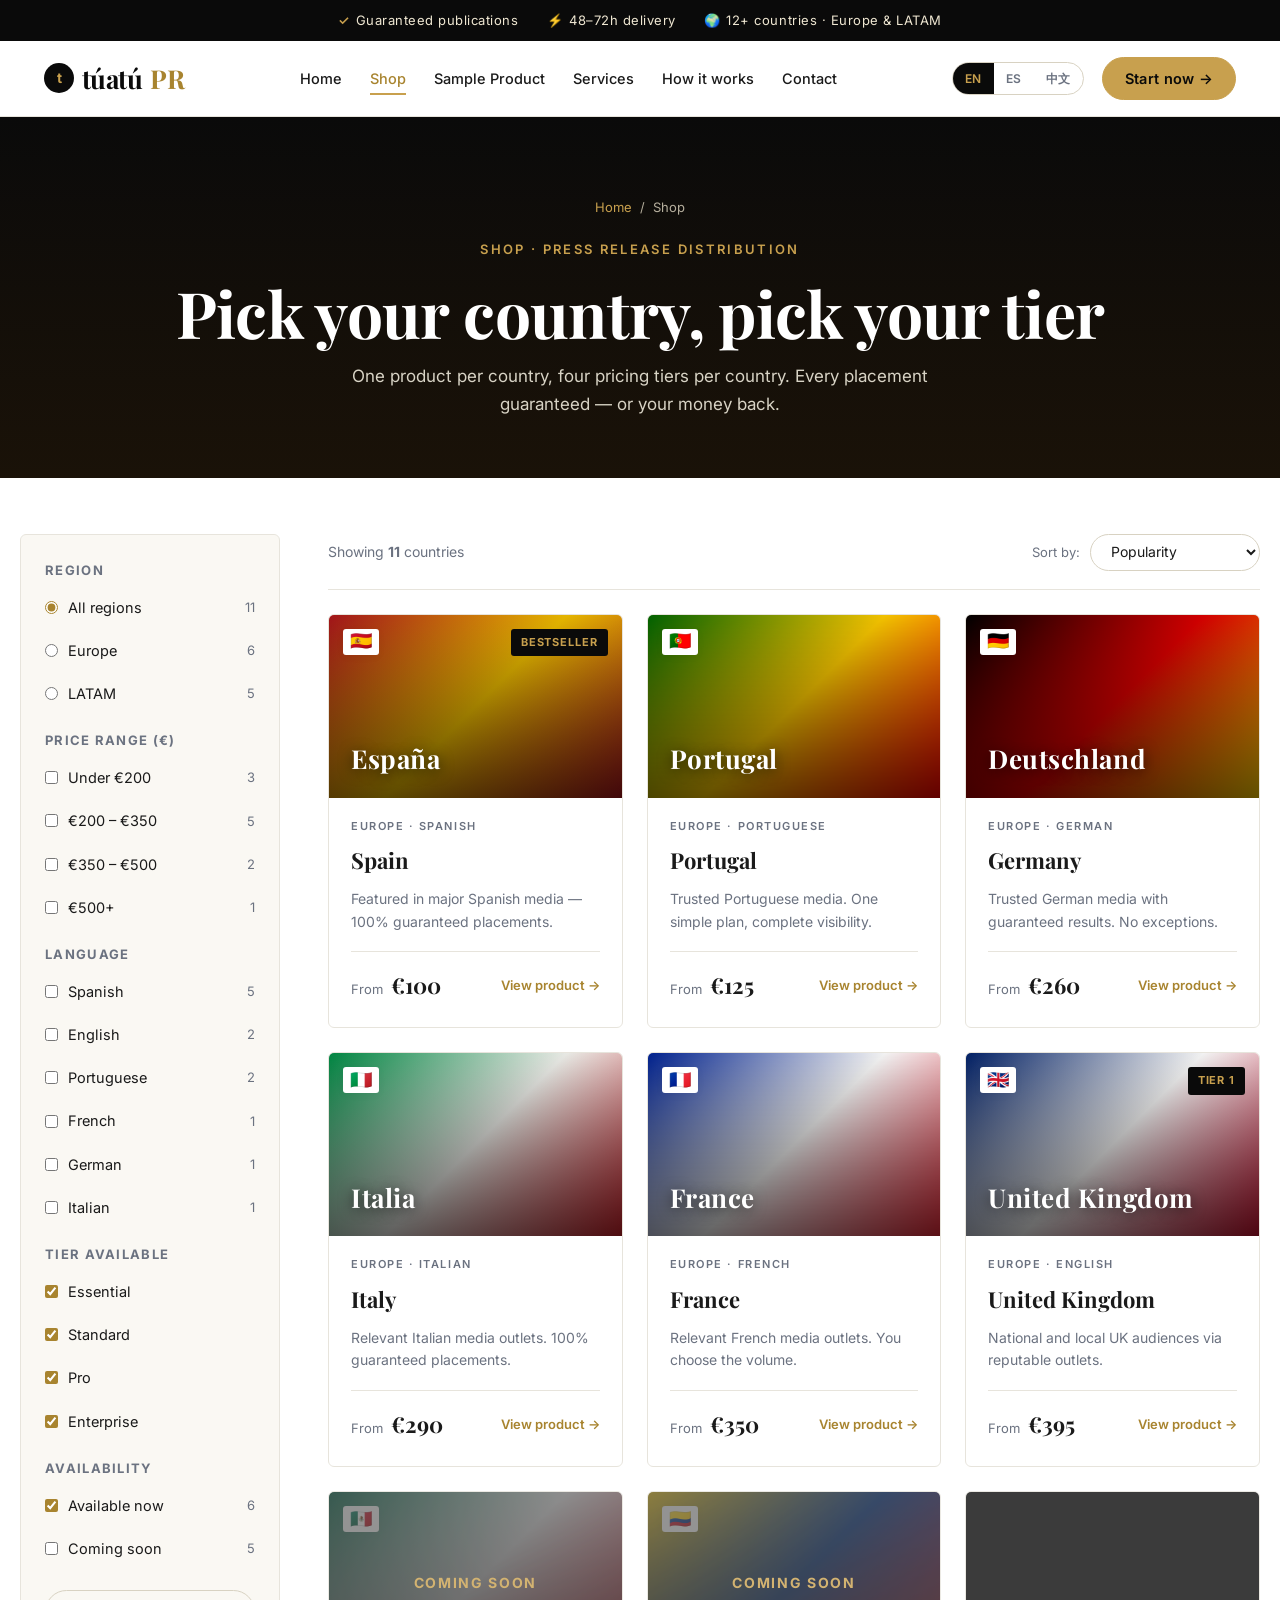
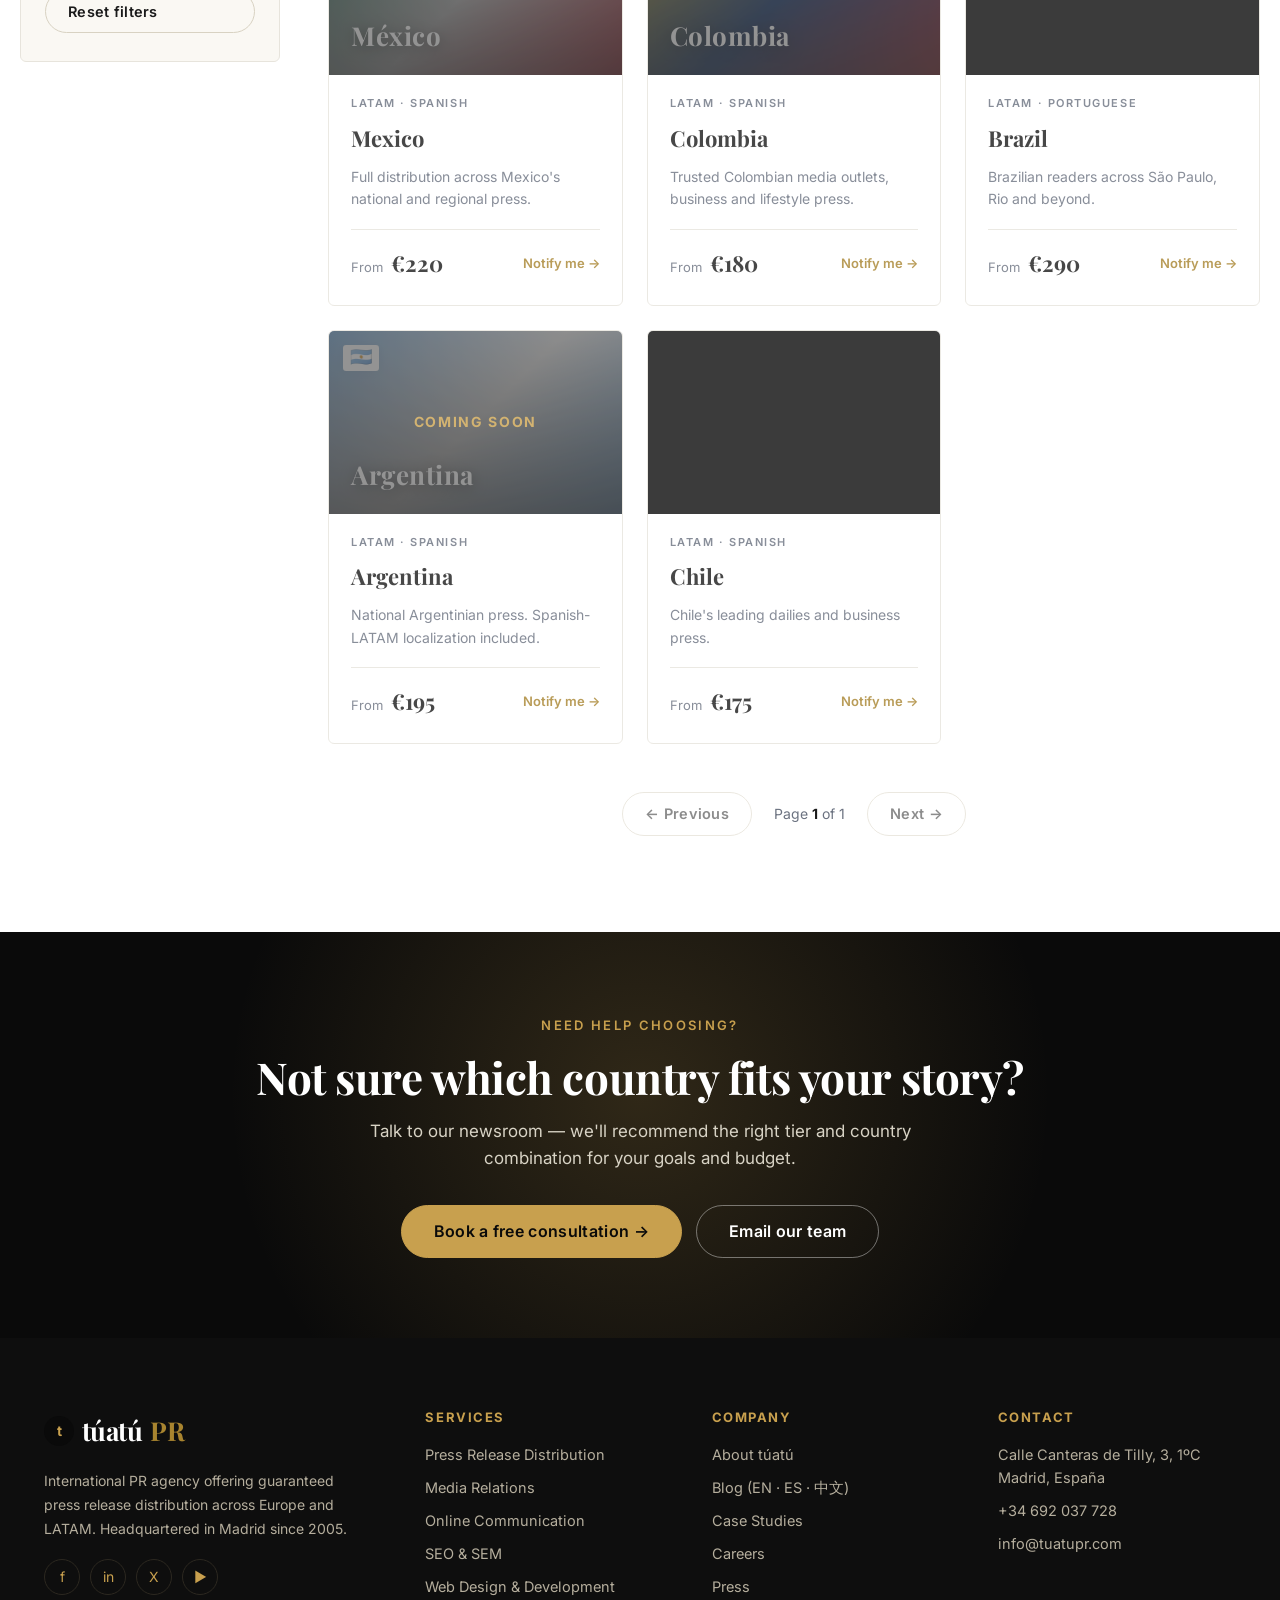
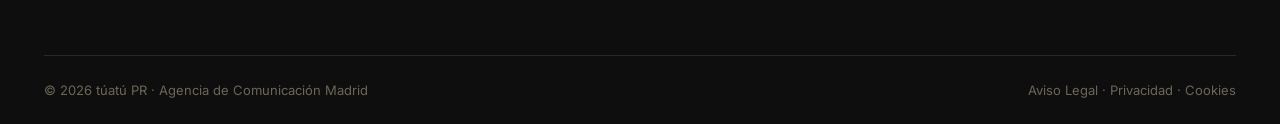
<file: shop.html>
<!DOCTYPE html>
<html lang="en">
<head>
  <meta charset="UTF-8" />
  <meta name="viewport" content="width=device-width, initial-scale=1" />
  <title>Shop · Press Release Distribution by Country — túatú PR</title>
  <meta name="description" content="Browse press release distribution products by country. Spain, Italy, Germany, France, UK, Portugal and more. Guaranteed placements, 48–72h delivery." />
  <link rel="preconnect" href="https://fonts.googleapis.com">
  <link rel="preconnect" href="https://fonts.gstatic.com" crossorigin>
  <link href="https://fonts.googleapis.com/css2?family=Inter:wght@400;500;600;700&family=Playfair+Display:ital,wght@0,400;0,700;1,700&display=swap" rel="stylesheet">
  <link rel="stylesheet" href="assets/styles.css" />
</head>
<body>

<!-- Announcement bar -->
<div class="announce">
  <div class="container">
    <span><strong>✓</strong> Guaranteed publications</span>
    <span><strong>⚡</strong> 48–72h delivery</span>
    <span><strong>🌍</strong> 12+ countries · Europe & LATAM</span>
  </div>
</div>

<!-- Header -->
<header class="site-header">
  <div class="container">
    <nav class="nav">
      <a href="index.html" class="logo">
        <span class="logo-mark">t</span>
        túatú<span style="color:var(--gold-dark);">PR</span>
      </a>
      <ul class="nav-links">
        <li><a href="index.html">Home</a></li>
        <li><a href="shop.html" class="active">Shop</a></li>
        <li><a href="product.html">Sample Product</a></li>
        <li><a href="index.html#services">Services</a></li>
        <li><a href="index.html#how">How it works</a></li>
        <li><a href="index.html#contact">Contact</a></li>
      </ul>
      <div class="nav-right">
        <div class="lang-switch" role="group" aria-label="Language switcher">
          <a href="#" class="active">EN</a>
          <a href="#">ES</a>
          <a href="#">中文</a>
        </div>
        <a href="#" class="btn btn-primary">Start now →</a>
        <button class="menu-toggle" aria-label="Open menu">☰</button>
      </div>
    </nav>
  </div>
</header>

<!-- B1: Page hero + breadcrumb -->
<section class="page-hero">
  <div class="container">
    <nav class="breadcrumb" aria-label="Breadcrumb">
      <a href="index.html">Home</a> <span>/</span> <span>Shop</span>
    </nav>
    <span class="eyebrow" style="color:var(--gold);">Shop · Press Release Distribution</span>
    <h1>Pick your country, pick your tier</h1>
    <p>One product per country, four pricing tiers per country. Every placement guaranteed — or your money back.</p>
  </div>
</section>

<!-- B2 + B3: Sidebar filters + grid -->
<div class="container shop-layout">

  <!-- B2: Sidebar -->
  <aside class="shop-sidebar">
    <h4>Region</h4>
    <ul class="filter-list">
      <li><label><input type="radio" name="region" checked> All regions <span class="count">11</span></label></li>
      <li><label><input type="radio" name="region"> Europe <span class="count">6</span></label></li>
      <li><label><input type="radio" name="region"> LATAM <span class="count">5</span></label></li>
    </ul>

    <h4>Price range (€)</h4>
    <ul class="filter-list">
      <li><label><input type="checkbox"> Under €200 <span class="count">3</span></label></li>
      <li><label><input type="checkbox"> €200 – €350 <span class="count">5</span></label></li>
      <li><label><input type="checkbox"> €350 – €500 <span class="count">2</span></label></li>
      <li><label><input type="checkbox"> €500+ <span class="count">1</span></label></li>
    </ul>

    <h4>Language</h4>
    <ul class="filter-list">
      <li><label><input type="checkbox"> Spanish <span class="count">5</span></label></li>
      <li><label><input type="checkbox"> English <span class="count">2</span></label></li>
      <li><label><input type="checkbox"> Portuguese <span class="count">2</span></label></li>
      <li><label><input type="checkbox"> French <span class="count">1</span></label></li>
      <li><label><input type="checkbox"> German <span class="count">1</span></label></li>
      <li><label><input type="checkbox"> Italian <span class="count">1</span></label></li>
    </ul>

    <h4>Tier available</h4>
    <ul class="filter-list">
      <li><label><input type="checkbox" checked> Essential</label></li>
      <li><label><input type="checkbox" checked> Standard</label></li>
      <li><label><input type="checkbox" checked> Pro</label></li>
      <li><label><input type="checkbox" checked> Enterprise</label></li>
    </ul>

    <h4>Availability</h4>
    <ul class="filter-list">
      <li><label><input type="checkbox" checked> Available now <span class="count">6</span></label></li>
      <li><label><input type="checkbox"> Coming soon <span class="count">5</span></label></li>
    </ul>

    <button class="btn btn-ghost" style="width:100%;margin-top:24px;">Reset filters</button>
  </aside>

  <!-- B3: Main column -->
  <main>
    <!-- Toolbar -->
    <div class="shop-toolbar">
      <span class="results">Showing <strong>11</strong> countries</span>
      <div style="display:flex;gap:10px;align-items:center;">
        <label style="font-size:13px;color:var(--muted);">Sort by:</label>
        <select>
          <option>Popularity</option>
          <option>Price · low to high</option>
          <option>Price · high to low</option>
          <option>Country (A–Z)</option>
          <option>Newest</option>
        </select>
      </div>
    </div>

    <!-- Grid -->
    <div class="country-grid">

      <a href="product.html" class="country-card">
        <div class="country-img">
          <div class="placeholder-bg spain">España</div>
          <span class="flag">🇪🇸</span>
          <span class="ribbon">Bestseller</span>
        </div>
        <div class="country-body">
          <div class="country-region">Europe · Spanish</div>
          <div class="country-name">Spain</div>
          <p class="country-desc">Featured in major Spanish media — 100% guaranteed placements.</p>
          <div class="country-foot">
            <span class="country-price">From <strong>€100</strong></span>
            <span class="country-cta">View product →</span>
          </div>
        </div>
      </a>

      <a href="product.html" class="country-card">
        <div class="country-img">
          <div class="placeholder-bg portugal">Portugal</div>
          <span class="flag">🇵🇹</span>
        </div>
        <div class="country-body">
          <div class="country-region">Europe · Portuguese</div>
          <div class="country-name">Portugal</div>
          <p class="country-desc">Trusted Portuguese media. One simple plan, complete visibility.</p>
          <div class="country-foot">
            <span class="country-price">From <strong>€125</strong></span>
            <span class="country-cta">View product →</span>
          </div>
        </div>
      </a>

      <a href="product.html" class="country-card">
        <div class="country-img">
          <div class="placeholder-bg germany">Deutschland</div>
          <span class="flag">🇩🇪</span>
        </div>
        <div class="country-body">
          <div class="country-region">Europe · German</div>
          <div class="country-name">Germany</div>
          <p class="country-desc">Trusted German media with guaranteed results. No exceptions.</p>
          <div class="country-foot">
            <span class="country-price">From <strong>€260</strong></span>
            <span class="country-cta">View product →</span>
          </div>
        </div>
      </a>

      <a href="product.html" class="country-card">
        <div class="country-img">
          <div class="placeholder-bg italy">Italia</div>
          <span class="flag">🇮🇹</span>
        </div>
        <div class="country-body">
          <div class="country-region">Europe · Italian</div>
          <div class="country-name">Italy</div>
          <p class="country-desc">Relevant Italian media outlets. 100% guaranteed placements.</p>
          <div class="country-foot">
            <span class="country-price">From <strong>€290</strong></span>
            <span class="country-cta">View product →</span>
          </div>
        </div>
      </a>

      <a href="product.html" class="country-card">
        <div class="country-img">
          <div class="placeholder-bg france">France</div>
          <span class="flag">🇫🇷</span>
        </div>
        <div class="country-body">
          <div class="country-region">Europe · French</div>
          <div class="country-name">France</div>
          <p class="country-desc">Relevant French media outlets. You choose the volume.</p>
          <div class="country-foot">
            <span class="country-price">From <strong>€350</strong></span>
            <span class="country-cta">View product →</span>
          </div>
        </div>
      </a>

      <a href="product.html" class="country-card">
        <div class="country-img">
          <div class="placeholder-bg uk">United Kingdom</div>
          <span class="flag">🇬🇧</span>
          <span class="ribbon">Tier 1</span>
        </div>
        <div class="country-body">
          <div class="country-region">Europe · English</div>
          <div class="country-name">United Kingdom</div>
          <p class="country-desc">National and local UK audiences via reputable outlets.</p>
          <div class="country-foot">
            <span class="country-price">From <strong>€395</strong></span>
            <span class="country-cta">View product →</span>
          </div>
        </div>
      </a>

      <div class="country-card coming-soon">
        <div class="country-img">
          <div class="placeholder-bg mexico">México</div>
          <span class="flag">🇲🇽</span>
        </div>
        <div class="country-body">
          <div class="country-region">LATAM · Spanish</div>
          <div class="country-name">Mexico</div>
          <p class="country-desc">Full distribution across Mexico's national and regional press.</p>
          <div class="country-foot">
            <span class="country-price">From <strong>€220</strong></span>
            <span class="country-cta">Notify me →</span>
          </div>
        </div>
      </div>

      <div class="country-card coming-soon">
        <div class="country-img">
          <div class="placeholder-bg colombia">Colombia</div>
          <span class="flag">🇨🇴</span>
        </div>
        <div class="country-body">
          <div class="country-region">LATAM · Spanish</div>
          <div class="country-name">Colombia</div>
          <p class="country-desc">Trusted Colombian media outlets, business and lifestyle press.</p>
          <div class="country-foot">
            <span class="country-price">From <strong>€180</strong></span>
            <span class="country-cta">Notify me →</span>
          </div>
        </div>
      </div>

      <div class="country-card coming-soon">
        <div class="country-img">
          <div class="placeholder-bg brazil">Brasil</div>
          <span class="flag">🇧🇷</span>
        </div>
        <div class="country-body">
          <div class="country-region">LATAM · Portuguese</div>
          <div class="country-name">Brazil</div>
          <p class="country-desc">Brazilian readers across São Paulo, Rio and beyond.</p>
          <div class="country-foot">
            <span class="country-price">From <strong>€290</strong></span>
            <span class="country-cta">Notify me →</span>
          </div>
        </div>
      </div>

      <div class="country-card coming-soon">
        <div class="country-img">
          <div class="placeholder-bg argentina">Argentina</div>
          <span class="flag">🇦🇷</span>
        </div>
        <div class="country-body">
          <div class="country-region">LATAM · Spanish</div>
          <div class="country-name">Argentina</div>
          <p class="country-desc">National Argentinian press. Spanish-LATAM localization included.</p>
          <div class="country-foot">
            <span class="country-price">From <strong>€195</strong></span>
            <span class="country-cta">Notify me →</span>
          </div>
        </div>
      </div>

      <div class="country-card coming-soon">
        <div class="country-img">
          <div class="placeholder-bg chile">Chile</div>
          <span class="flag">🇨🇱</span>
        </div>
        <div class="country-body">
          <div class="country-region">LATAM · Spanish</div>
          <div class="country-name">Chile</div>
          <p class="country-desc">Chile's leading dailies and business press.</p>
          <div class="country-foot">
            <span class="country-price">From <strong>€175</strong></span>
            <span class="country-cta">Notify me →</span>
          </div>
        </div>
      </div>

    </div>

    <!-- Pagination -->
    <div style="display:flex;justify-content:center;align-items:center;gap:8px;margin-top:48px;">
      <button class="btn btn-ghost" disabled style="opacity:.5;cursor:not-allowed;">← Previous</button>
      <span style="padding:0 14px;font-size:14px;color:var(--muted);">Page <strong style="color:var(--ink);">1</strong> of 1</span>
      <button class="btn btn-ghost" disabled style="opacity:.5;cursor:not-allowed;">Next →</button>
    </div>

  </main>
</div>

<!-- CTA banner -->
<section class="cta-banner">
  <div class="container">
    <span class="eyebrow" style="color:var(--gold);">Need help choosing?</span>
    <h2>Not sure which country fits your story?</h2>
    <p>Talk to our newsroom — we'll recommend the right tier and country combination for your goals and budget.</p>
    <div style="display:flex;gap:14px;justify-content:center;flex-wrap:wrap;">
      <a href="index.html#contact" class="btn btn-primary btn-lg">Book a free consultation →</a>
      <a href="mailto:info@tuatupr.com" class="btn btn-outline btn-lg" style="color:#fff;border-color:rgba(255,255,255,.4);">Email our team</a>
    </div>
  </div>
</section>

<!-- Footer -->
<footer class="footer">
  <div class="container">
    <div class="footer-grid">
      <div class="footer-brand">
        <a href="index.html" class="logo">
          <span class="logo-mark">t</span>
          túatú<span style="color:var(--gold-dark);">PR</span>
        </a>
        <p>International PR agency offering guaranteed press release distribution across Europe and LATAM. Headquartered in Madrid since 2005.</p>
        <div class="socials">
          <a href="#" aria-label="Facebook">f</a>
          <a href="#" aria-label="LinkedIn">in</a>
          <a href="#" aria-label="X / Twitter">X</a>
          <a href="#" aria-label="YouTube">▶</a>
        </div>
      </div>
      <div class="footer-col">
        <h4>Services</h4>
        <ul>
          <li><a href="shop.html">Press Release Distribution</a></li>
          <li><a href="#">Media Relations</a></li>
          <li><a href="#">Online Communication</a></li>
          <li><a href="#">SEO & SEM</a></li>
          <li><a href="#">Web Design & Development</a></li>
        </ul>
      </div>
      <div class="footer-col">
        <h4>Company</h4>
        <ul>
          <li><a href="#">About túatú</a></li>
          <li><a href="#">Blog (EN · ES · 中文)</a></li>
          <li><a href="#">Case Studies</a></li>
          <li><a href="#">Careers</a></li>
          <li><a href="#">Press</a></li>
        </ul>
      </div>
      <div class="footer-col">
        <h4>Contact</h4>
        <ul>
          <li>Calle Canteras de Tilly, 3, 1ºC<br>Madrid, España</li>
          <li><a href="tel:+34692037728">+34 692 037 728</a></li>
          <li><a href="mailto:info@tuatupr.com">info@tuatupr.com</a></li>
        </ul>
      </div>
    </div>
    <div class="footer-bottom">
      <span>© 2026 túatú PR · Agencia de Comunicación Madrid</span>
      <span><a href="#">Aviso Legal</a> · <a href="#">Privacidad</a> · <a href="#">Cookies</a></span>
    </div>
  </div>
</footer>

</body>
</html>
</file>
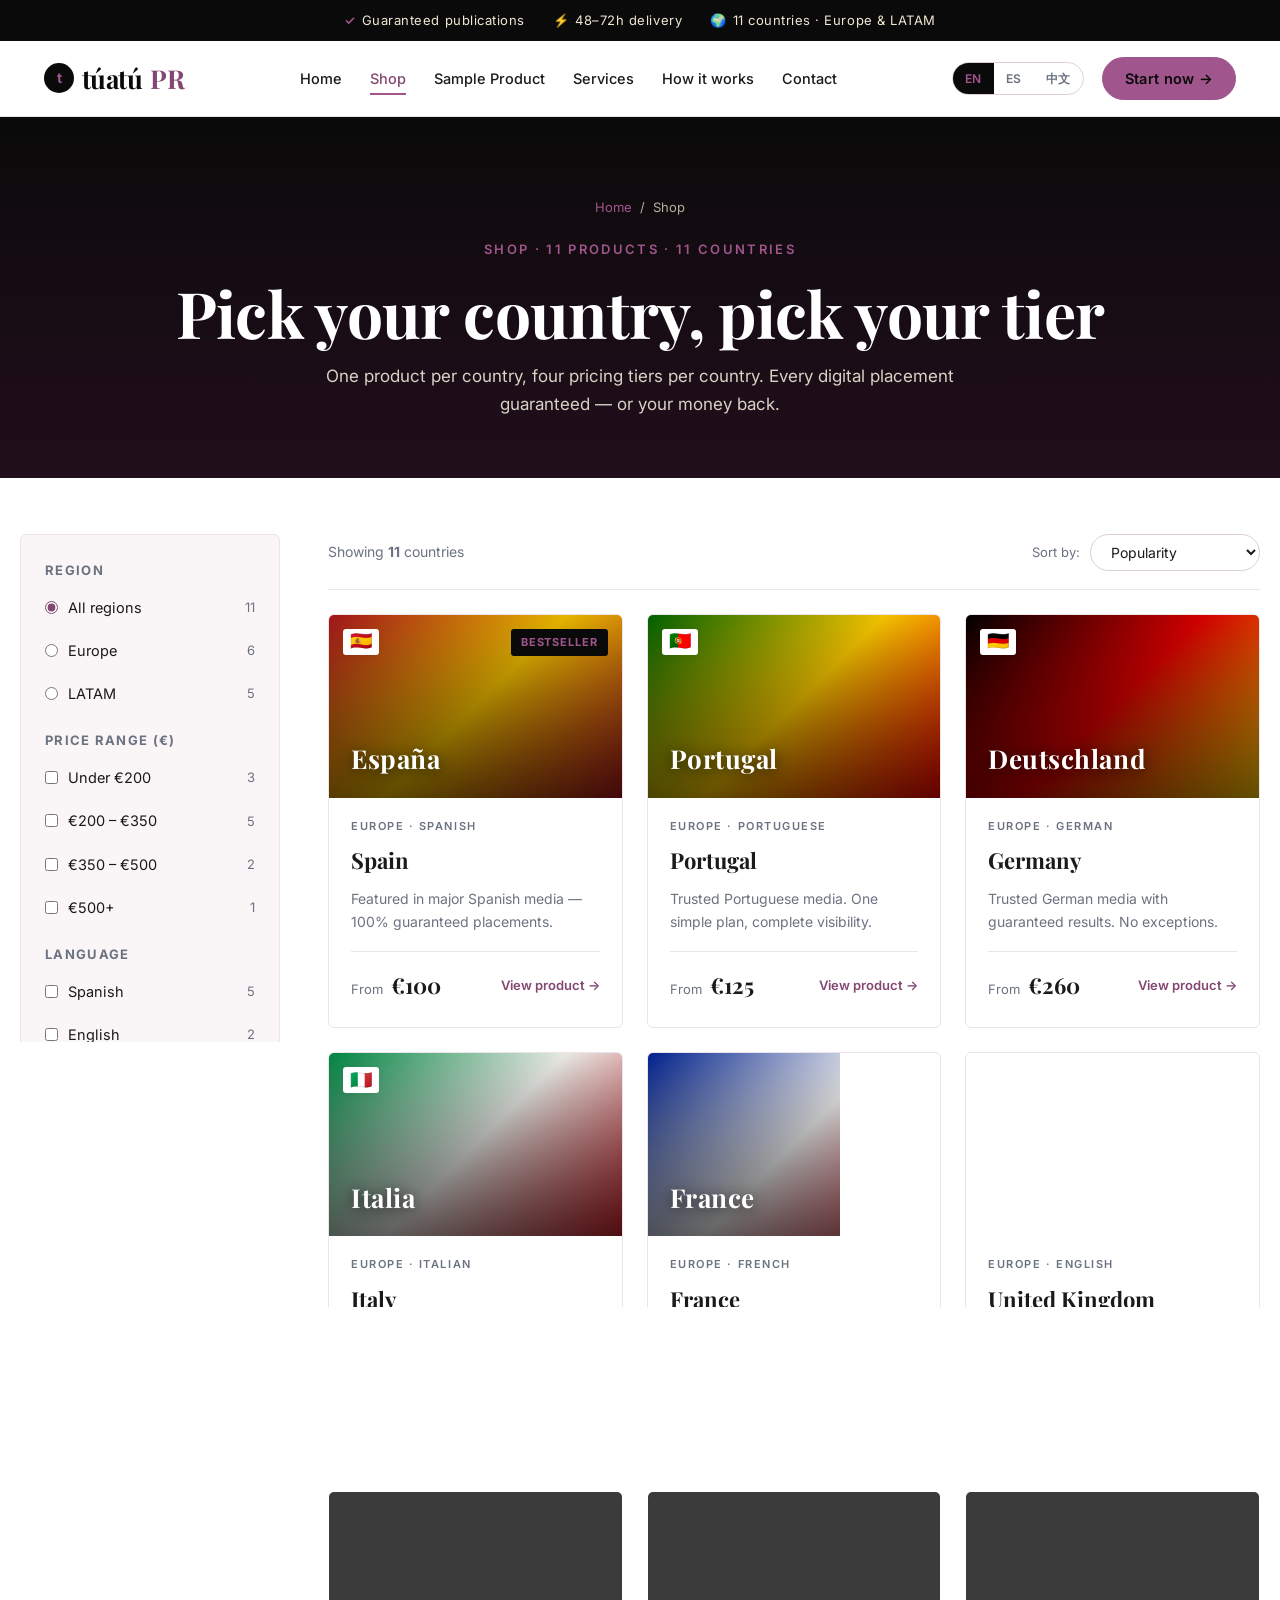
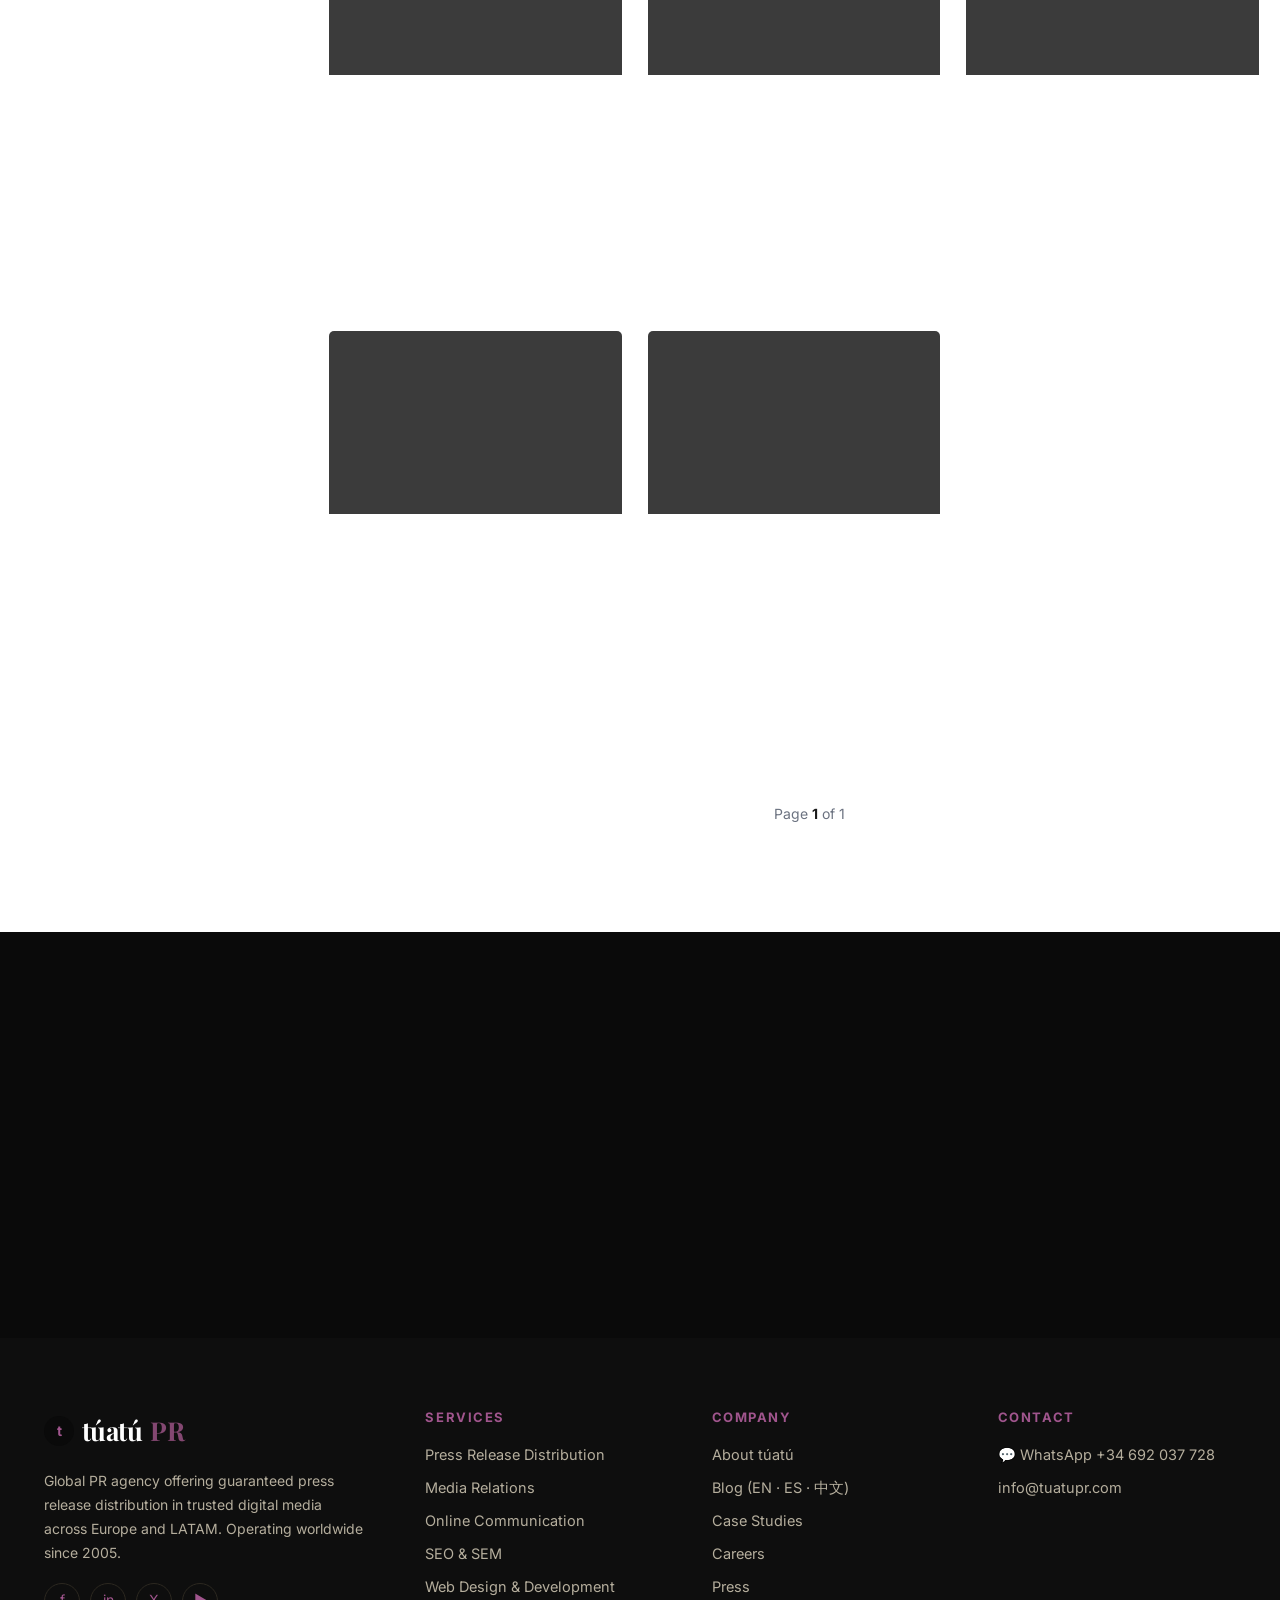
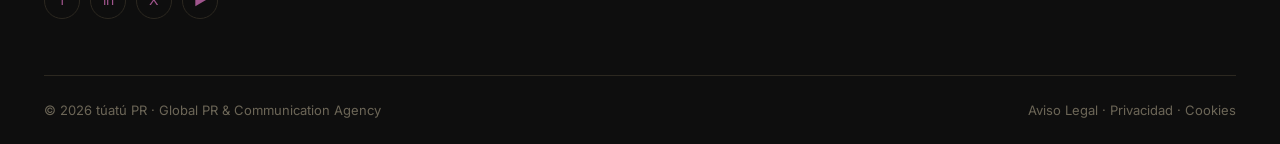
<file: mockup/shop.html>
<!DOCTYPE html>
<html lang="en">
<head>
  <meta charset="UTF-8" />
  <meta name="viewport" content="width=device-width, initial-scale=1" />
  <title>Shop · Press Release Distribution by Country — túatú PR</title>
  <meta name="description" content="Browse press release distribution products by country. Spain, Italy, Germany, France, UK, Portugal and more. Guaranteed placements, 48–72h delivery." />
  <link rel="preconnect" href="https://fonts.googleapis.com">
  <link rel="preconnect" href="https://fonts.gstatic.com" crossorigin>
  <link href="https://fonts.googleapis.com/css2?family=Inter:wght@400;500;600;700&family=Playfair+Display:ital,wght@0,400;0,700;1,700&display=swap" rel="stylesheet">
  <link rel="stylesheet" href="assets/styles.css" />
</head>
<body>

<!-- Announcement bar -->
<div class="announce">
  <div class="container">
    <span><strong>✓</strong> Guaranteed publications</span>
    <span><strong>⚡</strong> 48–72h delivery</span>
    <span><strong>🌍</strong> 11 countries · Europe & LATAM</span>
  </div>
</div>

<!-- Header -->
<header class="site-header">
  <div class="container">
    <nav class="nav">
      <a href="index.html" class="logo">
        <span class="logo-mark">t</span>
        túatú<span style="color:var(--gold-dark);">PR</span>
      </a>
      <ul class="nav-links">
        <li><a href="index.html">Home</a></li>
        <li><a href="shop.html" class="active">Shop</a></li>
        <li><a href="product.html">Sample Product</a></li>
        <li><a href="index.html#services">Services</a></li>
        <li><a href="index.html#how">How it works</a></li>
        <li><a href="index.html#contact">Contact</a></li>
      </ul>
      <div class="nav-right">
        <div class="lang-switch" role="group" aria-label="Language switcher">
          <a href="#" class="active">EN</a>
          <a href="#">ES</a>
          <a href="#">中文</a>
        </div>
        <a href="#" class="btn btn-primary">Start now →</a>
        <button class="menu-toggle" aria-label="Open menu">☰</button>
      </div>
    </nav>
  </div>
</header>

<!-- B1: Page hero + breadcrumb -->
<section class="page-hero">
  <div class="container">
    <nav class="breadcrumb" aria-label="Breadcrumb">
      <a href="index.html">Home</a> <span>/</span> <span>Shop</span>
    </nav>
    <span class="eyebrow" style="color:var(--gold);">Shop · 11 products · 11 countries</span>
    <h1>Pick your country, pick your tier</h1>
    <p>One product per country, four pricing tiers per country. Every digital placement guaranteed — or your money back.</p>
  </div>
</section>

<!-- B2 + B3: Sidebar filters + grid -->
<div class="container shop-layout">

  <!-- B2: Sidebar -->
  <aside class="shop-sidebar">
    <h4>Region</h4>
    <ul class="filter-list">
      <li><label><input type="radio" name="region" checked> All regions <span class="count">11</span></label></li>
      <li><label><input type="radio" name="region"> Europe <span class="count">6</span></label></li>
      <li><label><input type="radio" name="region"> LATAM <span class="count">5</span></label></li>
    </ul>

    <h4>Price range (€)</h4>
    <ul class="filter-list">
      <li><label><input type="checkbox"> Under €200 <span class="count">3</span></label></li>
      <li><label><input type="checkbox"> €200 – €350 <span class="count">5</span></label></li>
      <li><label><input type="checkbox"> €350 – €500 <span class="count">2</span></label></li>
      <li><label><input type="checkbox"> €500+ <span class="count">1</span></label></li>
    </ul>

    <h4>Language</h4>
    <ul class="filter-list">
      <li><label><input type="checkbox"> Spanish <span class="count">5</span></label></li>
      <li><label><input type="checkbox"> English <span class="count">2</span></label></li>
      <li><label><input type="checkbox"> Portuguese <span class="count">2</span></label></li>
      <li><label><input type="checkbox"> French <span class="count">1</span></label></li>
      <li><label><input type="checkbox"> German <span class="count">1</span></label></li>
      <li><label><input type="checkbox"> Italian <span class="count">1</span></label></li>
    </ul>

    <h4>Tier available</h4>
    <ul class="filter-list">
      <li><label><input type="checkbox" checked> Essential</label></li>
      <li><label><input type="checkbox" checked> Standard</label></li>
      <li><label><input type="checkbox" checked> Pro</label></li>
      <li><label><input type="checkbox" checked> Enterprise</label></li>
    </ul>

    <h4>Availability</h4>
    <ul class="filter-list">
      <li><label><input type="checkbox" checked> Available now <span class="count">6</span></label></li>
      <li><label><input type="checkbox"> Coming soon <span class="count">5</span></label></li>
    </ul>

    <button class="btn btn-ghost" style="width:100%;margin-top:24px;">Reset filters</button>
  </aside>

  <!-- B3: Main column -->
  <main>
    <!-- Toolbar -->
    <div class="shop-toolbar">
      <span class="results">Showing <strong>11</strong> countries</span>
      <div style="display:flex;gap:10px;align-items:center;">
        <label style="font-size:13px;color:var(--muted);">Sort by:</label>
        <select>
          <option>Popularity</option>
          <option>Price · low to high</option>
          <option>Price · high to low</option>
          <option>Country (A–Z)</option>
          <option>Newest</option>
        </select>
      </div>
    </div>

    <!-- Grid -->
    <div class="country-grid">

      <a href="product.html" class="country-card">
        <div class="country-img">
          <div class="placeholder-bg spain">España</div>
          <span class="flag">🇪🇸</span>
          <span class="ribbon">Bestseller</span>
        </div>
        <div class="country-body">
          <div class="country-region">Europe · Spanish</div>
          <div class="country-name">Spain</div>
          <p class="country-desc">Featured in major Spanish media — 100% guaranteed placements.</p>
          <div class="country-foot">
            <span class="country-price">From <strong>€100</strong></span>
            <span class="country-cta">View product →</span>
          </div>
        </div>
      </a>

      <a href="product.html" class="country-card">
        <div class="country-img">
          <div class="placeholder-bg portugal">Portugal</div>
          <span class="flag">🇵🇹</span>
        </div>
        <div class="country-body">
          <div class="country-region">Europe · Portuguese</div>
          <div class="country-name">Portugal</div>
          <p class="country-desc">Trusted Portuguese media. One simple plan, complete visibility.</p>
          <div class="country-foot">
            <span class="country-price">From <strong>€125</strong></span>
            <span class="country-cta">View product →</span>
          </div>
        </div>
      </a>

      <a href="product.html" class="country-card">
        <div class="country-img">
          <div class="placeholder-bg germany">Deutschland</div>
          <span class="flag">🇩🇪</span>
        </div>
        <div class="country-body">
          <div class="country-region">Europe · German</div>
          <div class="country-name">Germany</div>
          <p class="country-desc">Trusted German media with guaranteed results. No exceptions.</p>
          <div class="country-foot">
            <span class="country-price">From <strong>€260</strong></span>
            <span class="country-cta">View product →</span>
          </div>
        </div>
      </a>

      <a href="product.html" class="country-card">
        <div class="country-img">
          <div class="placeholder-bg italy">Italia</div>
          <span class="flag">🇮🇹</span>
        </div>
        <div class="country-body">
          <div class="country-region">Europe · Italian</div>
          <div class="country-name">Italy</div>
          <p class="country-desc">Relevant Italian media outlets. 100% guaranteed placements.</p>
          <div class="country-foot">
            <span class="country-price">From <strong>€290</strong></span>
            <span class="country-cta">View product →</span>
          </div>
        </div>
      </a>

      <a href="product.html" class="country-card">
        <div class="country-img">
          <div class="placeholder-bg france">France</div>
          <span class="flag">🇫🇷</span>
        </div>
        <div class="country-body">
          <div class="country-region">Europe · French</div>
          <div class="country-name">France</div>
          <p class="country-desc">Relevant French media outlets. You choose the volume.</p>
          <div class="country-foot">
            <span class="country-price">From <strong>€350</strong></span>
            <span class="country-cta">View product →</span>
          </div>
        </div>
      </a>

      <a href="product.html" class="country-card">
        <div class="country-img">
          <div class="placeholder-bg uk">United Kingdom</div>
          <span class="flag">🇬🇧</span>
          <span class="ribbon">Tier 1</span>
        </div>
        <div class="country-body">
          <div class="country-region">Europe · English</div>
          <div class="country-name">United Kingdom</div>
          <p class="country-desc">National and local UK audiences via reputable outlets.</p>
          <div class="country-foot">
            <span class="country-price">From <strong>€395</strong></span>
            <span class="country-cta">View product →</span>
          </div>
        </div>
      </a>

      <div class="country-card coming-soon">
        <div class="country-img">
          <div class="placeholder-bg mexico">México</div>
          <span class="flag">🇲🇽</span>
        </div>
        <div class="country-body">
          <div class="country-region">LATAM · Spanish</div>
          <div class="country-name">Mexico</div>
          <p class="country-desc">Full distribution across Mexico's national and regional press.</p>
          <div class="country-foot">
            <span class="country-price">From <strong>€220</strong></span>
            <span class="country-cta">Notify me →</span>
          </div>
        </div>
      </div>

      <div class="country-card coming-soon">
        <div class="country-img">
          <div class="placeholder-bg colombia">Colombia</div>
          <span class="flag">🇨🇴</span>
        </div>
        <div class="country-body">
          <div class="country-region">LATAM · Spanish</div>
          <div class="country-name">Colombia</div>
          <p class="country-desc">Trusted Colombian media outlets, business and lifestyle press.</p>
          <div class="country-foot">
            <span class="country-price">From <strong>€180</strong></span>
            <span class="country-cta">Notify me →</span>
          </div>
        </div>
      </div>

      <div class="country-card coming-soon">
        <div class="country-img">
          <div class="placeholder-bg brazil">Brasil</div>
          <span class="flag">🇧🇷</span>
        </div>
        <div class="country-body">
          <div class="country-region">LATAM · Portuguese</div>
          <div class="country-name">Brazil</div>
          <p class="country-desc">Brazilian readers across São Paulo, Rio and beyond.</p>
          <div class="country-foot">
            <span class="country-price">From <strong>€290</strong></span>
            <span class="country-cta">Notify me →</span>
          </div>
        </div>
      </div>

      <div class="country-card coming-soon">
        <div class="country-img">
          <div class="placeholder-bg argentina">Argentina</div>
          <span class="flag">🇦🇷</span>
        </div>
        <div class="country-body">
          <div class="country-region">LATAM · Spanish</div>
          <div class="country-name">Argentina</div>
          <p class="country-desc">National Argentinian press. Spanish-LATAM localization included.</p>
          <div class="country-foot">
            <span class="country-price">From <strong>€195</strong></span>
            <span class="country-cta">Notify me →</span>
          </div>
        </div>
      </div>

      <div class="country-card coming-soon">
        <div class="country-img">
          <div class="placeholder-bg chile">Chile</div>
          <span class="flag">🇨🇱</span>
        </div>
        <div class="country-body">
          <div class="country-region">LATAM · Spanish</div>
          <div class="country-name">Chile</div>
          <p class="country-desc">Chile's leading dailies and business press.</p>
          <div class="country-foot">
            <span class="country-price">From <strong>€175</strong></span>
            <span class="country-cta">Notify me →</span>
          </div>
        </div>
      </div>

    </div>

    <!-- Pagination -->
    <div style="display:flex;justify-content:center;align-items:center;gap:8px;margin-top:48px;">
      <button class="btn btn-ghost" disabled style="opacity:.5;cursor:not-allowed;">← Previous</button>
      <span style="padding:0 14px;font-size:14px;color:var(--muted);">Page <strong style="color:var(--ink);">1</strong> of 1</span>
      <button class="btn btn-ghost" disabled style="opacity:.5;cursor:not-allowed;">Next →</button>
    </div>

  </main>
</div>

<!-- CTA banner -->
<section class="cta-banner">
  <div class="container">
    <span class="eyebrow" style="color:var(--gold);">Need help choosing?</span>
    <h2>Not sure which country fits your story?</h2>
    <p>Talk to our newsroom — we'll recommend the right tier and country combination for your goals and budget.</p>
    <div style="display:flex;gap:14px;justify-content:center;flex-wrap:wrap;">
      <a href="index.html#contact" class="btn btn-primary btn-lg">Book a free consultation →</a>
      <a href="mailto:info@tuatupr.com" class="btn btn-outline btn-lg" style="color:#fff;border-color:rgba(255,255,255,.4);">Email our team</a>
    </div>
  </div>
</section>

<!-- Footer -->
<footer class="footer">
  <div class="container">
    <div class="footer-grid">
      <div class="footer-brand">
        <a href="index.html" class="logo">
          <span class="logo-mark">t</span>
          túatú<span style="color:var(--gold-dark);">PR</span>
        </a>
        <p>Global PR agency offering guaranteed press release distribution in trusted digital media across Europe and LATAM. Operating worldwide since 2005.</p>
        <div class="socials">
          <a href="#" aria-label="Facebook">f</a>
          <a href="#" aria-label="LinkedIn">in</a>
          <a href="#" aria-label="X / Twitter">X</a>
          <a href="#" aria-label="YouTube">▶</a>
        </div>
      </div>
      <div class="footer-col">
        <h4>Services</h4>
        <ul>
          <li><a href="shop.html">Press Release Distribution</a></li>
          <li><a href="#">Media Relations</a></li>
          <li><a href="#">Online Communication</a></li>
          <li><a href="#">SEO & SEM</a></li>
          <li><a href="#">Web Design & Development</a></li>
        </ul>
      </div>
      <div class="footer-col">
        <h4>Company</h4>
        <ul>
          <li><a href="#">About túatú</a></li>
          <li><a href="#">Blog (EN · ES · 中文)</a></li>
          <li><a href="#">Case Studies</a></li>
          <li><a href="#">Careers</a></li>
          <li><a href="#">Press</a></li>
        </ul>
      </div>
      <div class="footer-col">
        <h4>Contact</h4>
        <ul>
          <li><a href="https://wa.me/34692037728" target="_blank" rel="noopener">💬 WhatsApp +34 692 037 728</a></li>
          <li><a href="mailto:info@tuatupr.com">info@tuatupr.com</a></li>
        </ul>
      </div>
    </div>
    <div class="footer-bottom">
      <span>© 2026 túatú PR · Global PR & Communication Agency</span>
      <span><a href="#">Aviso Legal</a> · <a href="#">Privacidad</a> · <a href="#">Cookies</a></span>
    </div>
  </div>
</footer>

</body>
</html>
</file>
<file: assets/styles.css>
/* =========================================================
   túatú PR — Mockup CSS (shared across home, shop, product)
   Brand: Black + Gold accent (matches tuatupr.com palette)
   ========================================================= */

:root {
  --black: #0A0A0A;
  --ink: #1A1A1A;
  --gold: #C8A04E;
  --gold-dark: #A8842F;
  --gold-soft: #F5EBD3;
  --bg: #FFFFFF;
  --bg-soft: #FAF8F3;
  --bg-dark: #0E0E0E;
  --muted: #6B7280;
  --line: #E7E4DC;
  --line-strong: #D8D2C2;
  --success: #2F7D5B;

  --maxw: 1240px;
  --radius: 6px;
  --shadow-sm: 0 2px 8px rgba(0,0,0,.04);
  --shadow-md: 0 8px 30px rgba(0,0,0,.08);
  --shadow-lg: 0 20px 60px rgba(0,0,0,.12);
  --t: .25s ease;

  --font-sans: 'Inter', -apple-system, BlinkMacSystemFont, 'Segoe UI', Roboto, sans-serif;
  --font-serif: 'Playfair Display', Georgia, serif;
}

* { box-sizing: border-box; margin: 0; padding: 0; }

html { scroll-behavior: smooth; }

body {
  font-family: var(--font-sans);
  color: var(--ink);
  background: var(--bg);
  line-height: 1.6;
  -webkit-font-smoothing: antialiased;
  font-size: 16px;
}

img { max-width: 100%; display: block; height: auto; }
a { color: inherit; text-decoration: none; transition: color var(--t); }
a:hover { color: var(--gold-dark); }

.container {
  max-width: var(--maxw);
  margin: 0 auto;
  padding: 0 24px;
}

h1, h2, h3, h4 {
  font-family: var(--font-serif);
  font-weight: 700;
  line-height: 1.15;
  letter-spacing: -.01em;
  color: var(--ink);
}

h1 { font-size: clamp(36px, 5vw, 64px); }
h2 { font-size: clamp(28px, 3.5vw, 44px); }
h3 { font-size: clamp(20px, 2vw, 26px); }

.eyebrow {
  font-family: var(--font-sans);
  font-size: 13px;
  font-weight: 600;
  letter-spacing: .18em;
  text-transform: uppercase;
  color: var(--gold-dark);
  margin-bottom: 16px;
  display: inline-block;
}

/* ===========================
   Announcement bar
   =========================== */
.announce {
  background: var(--black);
  color: #EFE7D2;
  font-size: 13px;
  padding: 10px 0;
  text-align: center;
  letter-spacing: .04em;
}
.announce .container { display: flex; justify-content: center; gap: 28px; flex-wrap: wrap; }
.announce span { display: inline-flex; align-items: center; gap: 6px; }
.announce strong { color: var(--gold); font-weight: 600; }

/* ===========================
   Header / Nav
   =========================== */
.site-header {
  position: sticky; top: 0; z-index: 100;
  background: rgba(255,255,255,.96);
  backdrop-filter: blur(8px);
  border-bottom: 1px solid var(--line);
}
.nav {
  display: flex; align-items: center; justify-content: space-between;
  padding: 16px 0; gap: 24px;
}
.logo {
  font-family: var(--font-serif);
  font-weight: 700;
  font-size: 26px;
  letter-spacing: -.02em;
  color: var(--black);
  display: flex; align-items: center; gap: 8px;
}
.logo-mark {
  display: inline-block; width: 30px; height: 30px;
  background: var(--black); color: var(--gold);
  border-radius: 50%;
  font-size: 14px; font-weight: 700; line-height: 30px;
  text-align: center; font-family: var(--font-sans);
}

.nav-links {
  display: flex; align-items: center; gap: 28px;
  list-style: none;
  font-size: 14.5px;
  font-weight: 500;
}
.nav-links a { position: relative; padding: 4px 0; }
.nav-links a:hover { color: var(--gold-dark); }
.nav-links a::after {
  content: ''; position: absolute; bottom: -4px; left: 0;
  width: 0; height: 2px; background: var(--gold);
  transition: width var(--t);
}
.nav-links a:hover::after { width: 100%; }
.nav-links a.active { color: var(--gold-dark); }
.nav-links a.active::after { width: 100%; }

.nav-right { display: flex; align-items: center; gap: 18px; }

.lang-switch {
  display: flex; align-items: center; gap: 0;
  border: 1px solid var(--line-strong);
  border-radius: 100px; overflow: hidden;
  font-size: 12px; font-weight: 600;
  background: #fff;
}
.lang-switch a {
  padding: 6px 12px; color: var(--muted);
  letter-spacing: .04em;
}
.lang-switch a.active { background: var(--black); color: var(--gold); }
.lang-switch a:hover:not(.active) { background: var(--bg-soft); color: var(--ink); }

.btn {
  display: inline-flex; align-items: center; gap: 8px;
  padding: 12px 22px;
  font-family: var(--font-sans);
  font-size: 14.5px; font-weight: 600;
  letter-spacing: .02em;
  border-radius: 100px;
  cursor: pointer;
  transition: all var(--t);
  border: 1.5px solid transparent;
  text-align: center;
  line-height: 1.2;
}
.btn-primary { background: var(--gold); color: var(--black); border-color: var(--gold); }
.btn-primary:hover { background: var(--gold-dark); border-color: var(--gold-dark); color: #fff; transform: translateY(-1px); box-shadow: var(--shadow-md); }
.btn-dark { background: var(--black); color: #fff; border-color: var(--black); }
.btn-dark:hover { background: var(--gold-dark); border-color: var(--gold-dark); color: #fff; }
.btn-outline { background: transparent; color: var(--ink); border-color: var(--ink); }
.btn-outline:hover { background: var(--black); color: #fff; }
.btn-lg { padding: 16px 32px; font-size: 16px; }
.btn-ghost { background: transparent; color: var(--ink); border-color: var(--line-strong); }
.btn-ghost:hover { background: var(--bg-soft); border-color: var(--gold); }

.menu-toggle {
  display: none;
  background: transparent; border: none;
  font-size: 26px; color: var(--ink); cursor: pointer;
}

/* ===========================
   Hero
   =========================== */
.hero {
  background:
    linear-gradient(180deg, rgba(10,10,10,.82) 0%, rgba(26,18,8,.94) 100%),
    url('https://images.unsplash.com/photo-1495020689067-958852a7765e?w=1600&q=80&auto=format&fit=crop') center/cover,
    linear-gradient(180deg, #0A0A0A 0%, #1a1208 100%);
  color: #fff;
  padding: 110px 0 120px;
  position: relative;
  overflow: hidden;
}
.hero::before {
  content: '';
  position: absolute; inset: 0;
  background:
    radial-gradient(circle at 80% 20%, rgba(200,160,78,.18), transparent 50%),
    radial-gradient(circle at 10% 80%, rgba(200,160,78,.08), transparent 40%);
  pointer-events: none;
}
.hero-inner { position: relative; max-width: 900px; }
.hero h1 {
  color: #fff;
  font-size: clamp(40px, 5.5vw, 72px);
  margin-bottom: 24px;
}
.hero h1 .accent { color: var(--gold); font-style: italic; }
.hero .lead {
  font-size: 19px; color: #D8D3C5; max-width: 620px;
  margin-bottom: 36px;
}
.hero-cta { display: flex; gap: 14px; flex-wrap: wrap; align-items: center; }
.hero-stats {
  display: flex; gap: 56px; margin-top: 64px;
  padding-top: 36px; border-top: 1px solid rgba(255,255,255,.12);
  flex-wrap: wrap;
}
.hero-stat .num {
  font-family: var(--font-serif);
  font-size: 42px; color: var(--gold);
  display: block; line-height: 1; margin-bottom: 6px;
}
.hero-stat .lbl { font-size: 13px; color: #B5AE9D; letter-spacing: .06em; text-transform: uppercase; }

/* ===========================
   Trust strip / Media logos
   =========================== */
.trust {
  background: var(--bg-soft);
  padding: 36px 0;
  border-bottom: 1px solid var(--line);
}
.trust-label {
  text-align: center; font-size: 12px; letter-spacing: .2em;
  text-transform: uppercase; color: var(--muted); margin-bottom: 20px;
}
.trust-logos {
  display: flex; align-items: center; justify-content: space-around;
  flex-wrap: wrap; gap: 36px;
  font-family: var(--font-serif);
  font-size: 22px; font-weight: 700;
  color: #8A7E5E;
  opacity: .85;
}
.trust-logos span { letter-spacing: .04em; }

/* ===========================
   Section base
   =========================== */
.section { padding: 96px 0; }
.section-soft { background: var(--bg-soft); }
.section-dark { background: var(--bg-dark); color: #EAE5D6; }
.section-dark h2, .section-dark h3 { color: #fff; }
.section-head { text-align: center; max-width: 720px; margin: 0 auto 56px; }
.section-head p { font-size: 17px; color: var(--muted); margin-top: 14px; }
.section-dark .section-head p { color: #B5AE9D; }

/* ===========================
   Country grid (home + shop)
   =========================== */
.country-grid {
  display: grid;
  grid-template-columns: repeat(auto-fit, minmax(280px, 1fr));
  gap: 24px;
}
.country-card {
  background: #fff;
  border: 1px solid var(--line);
  border-radius: var(--radius);
  overflow: hidden;
  transition: all var(--t);
  display: flex; flex-direction: column;
  position: relative;
}
.country-card:hover {
  transform: translateY(-4px);
  box-shadow: var(--shadow-lg);
  border-color: var(--gold);
}
.country-img {
  aspect-ratio: 16/10;
  background: var(--bg-soft);
  position: relative;
  overflow: hidden;
}
.country-img .flag {
  position: absolute; top: 14px; left: 14px;
  width: 36px; height: 26px; border-radius: 3px;
  box-shadow: var(--shadow-sm);
  display: flex; align-items: center; justify-content: center;
  font-size: 18px;
  background: #fff;
}
.country-img .ribbon {
  position: absolute; top: 14px; right: 14px;
  background: var(--black); color: var(--gold);
  font-size: 11px; font-weight: 700; letter-spacing: .08em;
  padding: 5px 10px; border-radius: 3px;
  text-transform: uppercase;
}
/* Country card images — real photos from Unsplash, layered over a dark gradient
   so the country name text reads clearly on every shot. The flag-color gradient
   stays as a fallback if the photo fails to load. */
.country-img .placeholder-bg {
  width: 100%; height: 100%;
  display: flex; align-items: flex-end; justify-content: flex-start;
  padding: 18px 22px;
  color: #fff;
  font-family: var(--font-serif);
  font-size: 26px;
  font-weight: 700;
  letter-spacing: .02em;
  text-shadow: 0 2px 14px rgba(0,0,0,.7);
  background-color: #2c1810;
  background-size: cover;
  background-position: center;
  transition: transform .6s ease;
}
.country-card:hover .placeholder-bg { transform: scale(1.04); }

/* Per-country: dark overlay + photo + flag-color fallback */
.country-img .placeholder-bg.spain {
  background:
    linear-gradient(180deg, rgba(0,0,0,.05) 0%, rgba(0,0,0,.62) 100%),
    url('https://images.unsplash.com/photo-1543783207-ec64e4d95325?w=800&q=80&auto=format&fit=crop') center/cover,
    linear-gradient(135deg, #aa151b 0%, #f1bf00 50%, #aa151b 100%);
}
.country-img .placeholder-bg.portugal {
  background:
    linear-gradient(180deg, rgba(0,0,0,.05) 0%, rgba(0,0,0,.62) 100%),
    url('https://images.unsplash.com/photo-1555881400-74d7acaacd8b?w=800&q=80&auto=format&fit=crop') center/cover,
    linear-gradient(135deg, #006600 0%, #ffcc00 50%, #ff0000 100%);
}
.country-img .placeholder-bg.germany {
  background:
    linear-gradient(180deg, rgba(0,0,0,.05) 0%, rgba(0,0,0,.62) 100%),
    url('https://images.unsplash.com/photo-1560969184-10fe8719e047?w=800&q=80&auto=format&fit=crop') center/cover,
    linear-gradient(135deg, #000 0%, #dd0000 50%, #ffce00 100%);
}
.country-img .placeholder-bg.italy {
  background:
    linear-gradient(180deg, rgba(0,0,0,.05) 0%, rgba(0,0,0,.62) 100%),
    url('https://images.unsplash.com/photo-1552832230-c0197dd311b5?w=800&q=80&auto=format&fit=crop') center/cover,
    linear-gradient(135deg, #008c45 0%, #f4f5f0 50%, #cd212a 100%);
}
.country-img .placeholder-bg.france {
  background:
    linear-gradient(180deg, rgba(0,0,0,.05) 0%, rgba(0,0,0,.62) 100%),
    url('https://images.unsplash.com/photo-1502602898657-3e91760cbb34?w=800&q=80&auto=format&fit=crop') center/cover,
    linear-gradient(135deg, #002395 0%, #fff 50%, #ed2939 100%);
}
.country-img .placeholder-bg.uk {
  background:
    linear-gradient(180deg, rgba(0,0,0,.05) 0%, rgba(0,0,0,.62) 100%),
    url('https://images.unsplash.com/photo-1513635269975-59663e0ac1ad?w=800&q=80&auto=format&fit=crop') center/cover,
    linear-gradient(135deg, #012169 0%, #fff 50%, #C8102E 100%);
}
.country-img .placeholder-bg.mexico {
  background:
    linear-gradient(180deg, rgba(0,0,0,.05) 0%, rgba(0,0,0,.62) 100%),
    url('https://images.unsplash.com/photo-1518105779142-d975f22f1b0a?w=800&q=80&auto=format&fit=crop') center/cover,
    linear-gradient(135deg, #006847 0%, #fff 50%, #ce1126 100%);
}
.country-img .placeholder-bg.colombia {
  background:
    linear-gradient(180deg, rgba(0,0,0,.05) 0%, rgba(0,0,0,.62) 100%),
    url('https://images.unsplash.com/photo-1583089892943-e02e5b017b6a?w=800&q=80&auto=format&fit=crop') center/cover,
    linear-gradient(135deg, #fcd116 0%, #003893 50%, #ce1126 100%);
}
.country-img .placeholder-bg.brazil {
  background:
    linear-gradient(180deg, rgba(0,0,0,.05) 0%, rgba(0,0,0,.62) 100%),
    url('https://images.unsplash.com/photo-1483729558449-99ef09a8c325?w=800&q=80&auto=format&fit=crop') center/cover,
    linear-gradient(135deg, #009c3b 0%, #ffdf00 50%, #002776 100%);
}
.country-img .placeholder-bg.argentina {
  background:
    linear-gradient(180deg, rgba(0,0,0,.05) 0%, rgba(0,0,0,.62) 100%),
    url('https://images.unsplash.com/photo-1589909202802-8f4aadce1849?w=800&q=80&auto=format&fit=crop') center/cover,
    linear-gradient(135deg, #74acdf 0%, #fff 50%, #74acdf 100%);
}
.country-img .placeholder-bg.chile {
  background:
    linear-gradient(180deg, rgba(0,0,0,.05) 0%, rgba(0,0,0,.62) 100%),
    url('https://images.unsplash.com/photo-1606298855672-3efb63017be8?w=800&q=80&auto=format&fit=crop') center/cover,
    linear-gradient(135deg, #0033a0 0%, #fff 50%, #da291c 100%);
}

.country-body { padding: 20px 22px 24px; flex: 1; display: flex; flex-direction: column; }
.country-region {
  font-size: 11px; letter-spacing: .14em; text-transform: uppercase;
  color: var(--muted); margin-bottom: 8px; font-weight: 600;
}
.country-name {
  font-family: var(--font-serif);
  font-size: 22px; font-weight: 700;
  color: var(--ink); margin-bottom: 10px;
}
.country-desc {
  font-size: 14px; color: var(--muted);
  margin-bottom: 18px; flex: 1;
}
.country-foot {
  display: flex; align-items: center; justify-content: space-between;
  padding-top: 16px; border-top: 1px solid var(--line);
}
.country-price { font-size: 13px; color: var(--muted); }
.country-price strong {
  font-family: var(--font-serif);
  font-size: 22px;
  color: var(--ink);
  font-weight: 700;
  margin-left: 4px;
}
.country-cta {
  font-size: 13px; font-weight: 600;
  color: var(--gold-dark);
  display: inline-flex; align-items: center; gap: 4px;
}
.country-cta:hover { gap: 8px; }

.country-card.coming-soon { opacity: .8; }
.country-card.coming-soon .country-img::after {
  content: 'Coming Soon';
  position: absolute; inset: 0;
  background: rgba(10,10,10,.55);
  color: var(--gold);
  font-family: var(--font-sans);
  font-size: 14px; font-weight: 700;
  letter-spacing: .12em; text-transform: uppercase;
  display: flex; align-items: center; justify-content: center;
}

/* ===========================
   How it works (steps)
   =========================== */
.steps {
  display: grid;
  grid-template-columns: repeat(3, 1fr);
  gap: 32px;
  position: relative;
}
.step { text-align: center; padding: 30px 18px; }
.step-num {
  width: 64px; height: 64px;
  margin: 0 auto 22px;
  background: var(--gold-soft);
  color: var(--gold-dark);
  font-family: var(--font-serif);
  font-size: 28px;
  font-weight: 700;
  border-radius: 50%;
  display: flex; align-items: center; justify-content: center;
  border: 2px solid var(--gold);
}
.step h3 { margin-bottom: 12px; }
.step p { color: var(--muted); font-size: 15px; }

/* ===========================
   Services / features grid
   =========================== */
.feature-grid {
  display: grid;
  grid-template-columns: repeat(auto-fit, minmax(240px, 1fr));
  gap: 24px;
}
.feature {
  padding: 32px 24px;
  background: #fff;
  border: 1px solid var(--line);
  border-radius: var(--radius);
  transition: all var(--t);
}
.feature:hover { border-color: var(--gold); transform: translateY(-2px); }
.feature-icon {
  width: 48px; height: 48px;
  background: var(--gold-soft);
  color: var(--gold-dark);
  border-radius: 50%;
  display: flex; align-items: center; justify-content: center;
  font-size: 22px;
  margin-bottom: 18px;
}
.feature h3 { font-size: 19px; margin-bottom: 10px; font-family: var(--font-sans); font-weight: 700; }
.feature p { font-size: 14.5px; color: var(--muted); }

/* ===========================
   Testimonial
   =========================== */
.testimonial-wrap { max-width: 860px; margin: 0 auto; text-align: center; }
.quote-mark {
  font-family: var(--font-serif);
  font-size: 96px; line-height: 1;
  color: var(--gold);
  margin-bottom: -20px;
}
.testimonial blockquote {
  font-family: var(--font-serif);
  font-size: clamp(22px, 2.4vw, 30px);
  font-style: italic;
  line-height: 1.45;
  margin-bottom: 36px;
  color: #EAE5D6;
}
.section:not(.section-dark) .testimonial blockquote { color: var(--ink); }
.cite {
  display: flex; align-items: center; justify-content: center; gap: 16px;
}
.avatar {
  width: 56px; height: 56px; border-radius: 50%;
  background: var(--gold); color: var(--black);
  display: flex; align-items: center; justify-content: center;
  font-family: var(--font-serif); font-size: 22px; font-weight: 700;
  overflow: hidden;
}
.avatar img {
  width: 100%; height: 100%; object-fit: cover; display: block;
}
.cite-info { text-align: left; }
.cite-info strong { display: block; font-size: 15px; color: #fff; }
.section:not(.section-dark) .cite-info strong { color: var(--ink); }
.cite-info span { font-size: 13px; color: #B5AE9D; }
.section:not(.section-dark) .cite-info span { color: var(--muted); }

/* ===========================
   FAQ
   =========================== */
.faq { max-width: 820px; margin: 0 auto; }
.faq-item {
  border-bottom: 1px solid var(--line);
  padding: 22px 0;
}
.faq-q {
  display: flex; justify-content: space-between; align-items: center;
  gap: 24px;
  cursor: pointer; list-style: none;
  font-weight: 600; font-size: 17px;
  color: var(--ink);
  font-family: var(--font-sans);
}
.faq-q::-webkit-details-marker { display: none; }
.faq-q::after {
  content: '+';
  font-size: 24px;
  color: var(--gold-dark);
  font-weight: 300;
  transition: transform var(--t);
}
details[open] .faq-q::after { content: '−'; }
.faq-a {
  padding-top: 14px; color: var(--muted); font-size: 15px; line-height: 1.7;
}

/* ===========================
   CTA banner
   =========================== */
.cta-banner {
  background: var(--black);
  color: #fff;
  padding: 80px 0;
  text-align: center;
  position: relative; overflow: hidden;
}
.cta-banner::before {
  content: ''; position: absolute; inset: 0;
  background: radial-gradient(circle at 50% 40%, rgba(200,160,78,.2), transparent 60%);
}
.cta-banner .container { position: relative; }
.cta-banner h2 { color: #fff; margin-bottom: 16px; }
.cta-banner p { color: #D8D3C5; max-width: 560px; margin: 0 auto 32px; font-size: 17px; }

/* ===========================
   Footer
   =========================== */
.footer {
  background: var(--bg-dark); color: #B5AE9D;
  padding: 72px 0 24px;
  font-size: 14.5px;
}
.footer-grid {
  display: grid;
  grid-template-columns: 1.4fr repeat(3, 1fr);
  gap: 48px;
  margin-bottom: 56px;
}
.footer-brand .logo { color: #fff; margin-bottom: 18px; }
.footer-brand p { font-size: 14px; line-height: 1.7; max-width: 320px; }
.footer-col h4 {
  font-family: var(--font-sans);
  font-size: 13px; letter-spacing: .12em; text-transform: uppercase;
  color: var(--gold); margin-bottom: 18px; font-weight: 700;
}
.footer-col ul { list-style: none; display: flex; flex-direction: column; gap: 10px; }
.footer-col a:hover { color: var(--gold); }

.socials { display: flex; gap: 10px; margin-top: 18px; }
.socials a {
  width: 36px; height: 36px; border-radius: 50%;
  border: 1px solid #2c2820;
  display: flex; align-items: center; justify-content: center;
  font-size: 14px; color: var(--gold);
  transition: all var(--t);
}
.socials a:hover { background: var(--gold); color: var(--black); border-color: var(--gold); }

.footer-bottom {
  padding-top: 24px;
  border-top: 1px solid #2c2820;
  display: flex; justify-content: space-between; align-items: center;
  flex-wrap: wrap; gap: 14px;
  font-size: 13px; color: #6c6657;
}

/* ===========================
   Shop page specific
   =========================== */
.page-hero {
  background:
    linear-gradient(180deg, rgba(10,10,10,.82) 0%, rgba(26,18,8,.94) 100%),
    url('https://images.unsplash.com/photo-1504711434969-e33886168f5c?w=1600&q=80&auto=format&fit=crop') center/cover,
    linear-gradient(180deg, #0A0A0A 0%, #1a1208 100%);
  color: #fff;
  padding: 80px 0 60px;
  text-align: center;
}
.page-hero h1 { color: #fff; margin-bottom: 14px; }
.page-hero p { color: #D8D3C5; max-width: 640px; margin: 0 auto; font-size: 17px; }
.breadcrumb {
  font-size: 13px; color: #B5AE9D; margin-bottom: 18px;
  display: flex; justify-content: center; gap: 8px; flex-wrap: wrap;
}
.breadcrumb a { color: var(--gold); }

.shop-layout {
  display: grid;
  grid-template-columns: 260px 1fr;
  gap: 48px;
  padding: 56px 0 96px;
}
.shop-sidebar {
  position: sticky; top: 90px;
  height: fit-content;
  padding: 28px 24px;
  background: var(--bg-soft);
  border-radius: var(--radius);
  border: 1px solid var(--line);
}
.shop-sidebar h4 {
  font-family: var(--font-sans);
  font-size: 13px; letter-spacing: .1em;
  text-transform: uppercase; color: var(--muted);
  margin: 22px 0 12px; font-weight: 700;
}
.shop-sidebar h4:first-child { margin-top: 0; }
.filter-list { list-style: none; display: flex; flex-direction: column; gap: 8px; }
.filter-list label {
  display: flex; align-items: center; gap: 10px;
  font-size: 14.5px; cursor: pointer; padding: 6px 0;
  color: var(--ink);
}
.filter-list input[type=radio], .filter-list input[type=checkbox] {
  accent-color: var(--gold-dark);
}
.filter-list .count { color: var(--muted); font-size: 13px; margin-left: auto; }

.shop-toolbar {
  display: flex; justify-content: space-between; align-items: center;
  margin-bottom: 24px; padding-bottom: 18px;
  border-bottom: 1px solid var(--line);
  flex-wrap: wrap; gap: 14px;
}
.shop-toolbar .results { font-size: 14px; color: var(--muted); }
.shop-toolbar select {
  border: 1px solid var(--line-strong); border-radius: 100px;
  padding: 8px 16px; font-size: 14px; background: #fff;
  font-family: inherit; cursor: pointer; color: var(--ink);
}

/* ===========================
   Product page
   =========================== */
.product-layout {
  display: grid;
  grid-template-columns: 1.1fr 1fr;
  gap: 56px;
  padding: 48px 0 64px;
}
.gallery .gallery-main {
  aspect-ratio: 1/1;
  background: var(--bg-soft);
  border-radius: var(--radius);
  overflow: hidden;
  position: relative;
  border: 1px solid var(--line);
}
.gallery-main .ribbon-top {
  position: absolute; top: 18px; left: 18px;
  background: var(--black); color: var(--gold);
  padding: 6px 12px; font-size: 11px; font-weight: 700;
  letter-spacing: .12em; text-transform: uppercase;
  border-radius: 3px;
}
.gallery-thumbs {
  display: grid; grid-template-columns: repeat(4, 1fr);
  gap: 12px; margin-top: 12px;
}
.gallery-thumbs .thumb {
  aspect-ratio: 1/1;
  border-radius: var(--radius);
  background: var(--bg-soft);
  border: 2px solid var(--line);
  cursor: pointer;
  overflow: hidden;
  transition: border-color var(--t);
  display: flex; align-items: center; justify-content: center;
  font-family: var(--font-serif); font-size: 18px; color: var(--muted);
}
.gallery-thumbs .thumb.active { border-color: var(--gold); }
.gallery-thumbs .thumb:hover { border-color: var(--gold-dark); }

.product-info .product-cat {
  font-size: 12px; letter-spacing: .14em; text-transform: uppercase;
  color: var(--gold-dark); font-weight: 600; margin-bottom: 12px;
}
.product-info h1 {
  font-size: clamp(28px, 3.5vw, 42px);
  margin-bottom: 16px;
}
.rating {
  display: flex; align-items: center; gap: 12px; margin-bottom: 20px;
  font-size: 14px; color: var(--muted);
}
.stars { color: var(--gold); letter-spacing: 2px; font-size: 18px; }
.product-pitch {
  font-size: 16px; color: var(--muted); margin-bottom: 28px;
  padding-bottom: 28px; border-bottom: 1px solid var(--line);
}

.tier-label {
  font-size: 12px; letter-spacing: .14em; text-transform: uppercase;
  font-weight: 700; color: var(--ink); margin-bottom: 14px;
  display: flex; align-items: center; justify-content: space-between;
}
.tier-label .pick { color: var(--muted); font-weight: 500; letter-spacing: .04em; text-transform: none; font-size: 13px; }
.tier-grid { display: grid; grid-template-columns: repeat(2, 1fr); gap: 12px; margin-bottom: 28px; }
.tier {
  border: 2px solid var(--line);
  border-radius: var(--radius);
  padding: 16px 18px;
  cursor: pointer;
  transition: all var(--t);
  background: #fff;
  position: relative;
}
.tier:hover { border-color: var(--gold-dark); }
.tier.active { border-color: var(--gold); background: var(--gold-soft); }
.tier.popular::before {
  content: 'POPULAR';
  position: absolute; top: -10px; right: 12px;
  background: var(--black); color: var(--gold);
  font-size: 10px; font-weight: 700; padding: 3px 8px;
  border-radius: 3px; letter-spacing: .1em;
}
.tier-name {
  font-weight: 700; font-size: 15px; margin-bottom: 4px;
  font-family: var(--font-sans); color: var(--ink);
}
.tier-publications { font-size: 13px; color: var(--muted); margin-bottom: 10px; }
.tier-price {
  font-family: var(--font-serif);
  font-size: 26px; font-weight: 700;
  color: var(--ink);
}
.tier-price .cur { font-size: 14px; color: var(--muted); font-weight: 400; }

.tier-includes {
  background: var(--bg-soft);
  border-radius: var(--radius);
  padding: 22px 24px;
  margin-bottom: 28px;
  border: 1px solid var(--line);
}
.tier-includes h4 {
  font-family: var(--font-sans); font-size: 13px;
  letter-spacing: .12em; text-transform: uppercase;
  color: var(--muted); margin-bottom: 14px; font-weight: 700;
}
.tier-includes ul { list-style: none; display: flex; flex-direction: column; gap: 10px; }
.tier-includes li {
  display: flex; gap: 10px; font-size: 14.5px; color: var(--ink);
}
.tier-includes li::before {
  content: '✓'; color: var(--gold-dark); font-weight: 700; flex-shrink: 0;
}

.add-cart-row { display: flex; gap: 12px; margin-bottom: 18px; }
.qty {
  display: flex; align-items: center; border: 1.5px solid var(--ink);
  border-radius: 100px; overflow: hidden;
}
.qty button {
  background: transparent; border: none; padding: 10px 14px;
  cursor: pointer; font-size: 18px; color: var(--ink);
}
.qty input {
  border: none; width: 44px; text-align: center;
  font-family: inherit; font-size: 15px; font-weight: 600;
  background: transparent; color: var(--ink);
}
.add-cart-row .btn { flex: 1; }

.urgency {
  display: flex; align-items: center; gap: 10px;
  background: var(--gold-soft);
  border-left: 3px solid var(--gold);
  padding: 12px 16px;
  border-radius: 4px;
  font-size: 13.5px;
  color: var(--ink);
  margin-bottom: 24px;
}
.urgency .dot {
  width: 8px; height: 8px; border-radius: 50%;
  background: var(--gold-dark);
  animation: pulse 2s infinite;
}
@keyframes pulse {
  0%, 100% { opacity: 1; transform: scale(1); }
  50% { opacity: .5; transform: scale(1.3); }
}

.product-meta {
  display: flex; gap: 16px; flex-wrap: wrap;
  padding-top: 24px;
  border-top: 1px solid var(--line);
  font-size: 13px; color: var(--muted);
}
.product-meta-item { display: flex; align-items: center; gap: 8px; }
.product-meta-item .ic { color: var(--gold-dark); font-size: 16px; }

/* Tabs */
.tabs-wrap { padding: 32px 0 64px; }
.tabs-nav {
  display: flex; gap: 0;
  border-bottom: 1px solid var(--line);
  margin-bottom: 36px;
  overflow-x: auto;
}
.tab-btn {
  padding: 16px 22px;
  background: transparent; border: none;
  font-family: inherit; font-size: 15px; font-weight: 600;
  color: var(--muted); cursor: pointer;
  border-bottom: 2px solid transparent;
  white-space: nowrap;
  transition: all var(--t);
}
.tab-btn.active { color: var(--ink); border-bottom-color: var(--gold); }
.tab-btn:hover:not(.active) { color: var(--ink); }
.tab-panel { display: none; }
.tab-panel.active { display: block; }
.tab-panel p { color: var(--muted); margin-bottom: 16px; line-height: 1.7; }

.media-grid {
  display: grid; grid-template-columns: repeat(auto-fit, minmax(180px, 1fr));
  gap: 14px;
}
.media-pill {
  background: var(--bg-soft); border: 1px solid var(--line);
  border-radius: var(--radius);
  padding: 14px 16px;
  font-family: var(--font-serif);
  font-weight: 700;
  text-align: center;
  font-size: 15px;
  color: var(--ink);
  transition: all var(--t);
}
.media-pill:hover { border-color: var(--gold); background: var(--gold-soft); }
.media-pill .tier-badge { display: block; font-family: var(--font-sans); font-size: 10px; letter-spacing: .12em; color: var(--gold-dark); font-weight: 600; margin-top: 4px; }

/* Related */
.related { padding-bottom: 96px; }
.related h2 { text-align: center; margin-bottom: 40px; }

/* ===========================
   Responsive
   =========================== */
@media (max-width: 920px) {
  .product-layout { grid-template-columns: 1fr; }
  .shop-layout { grid-template-columns: 1fr; }
  .shop-sidebar { position: static; }
  .footer-grid { grid-template-columns: 1fr 1fr; }
  .steps { grid-template-columns: 1fr; gap: 16px; }
  .hero { padding: 70px 0 80px; }
  .section { padding: 64px 0; }
}

@media (max-width: 680px) {
  .nav-links { display: none; }
  .menu-toggle { display: block; }
  .nav-right { gap: 10px; }
  .lang-switch { font-size: 11px; }
  .lang-switch a { padding: 5px 8px; }
  .hero-stats { gap: 28px; }
  .hero-stat .num { font-size: 32px; }
  .footer-grid { grid-template-columns: 1fr; gap: 32px; }
  .footer-bottom { flex-direction: column; text-align: center; }
  .tier-grid { grid-template-columns: 1fr; }
  .announce .container { gap: 14px; font-size: 12px; }
  h1 { font-size: 36px; }
  h2 { font-size: 28px; }
  .btn-lg { padding: 14px 22px; font-size: 15px; }
}

/* Utilities */
.text-center { text-align: center; }
.mt-0 { margin-top: 0; }
.mb-0 { margin-bottom: 0; }

/* =========================================================
   COMPONENT: Coverflow hero (3D country-flag carousel)
   ========================================================= */
.hero.hero-coverflow { padding: 80px 0 96px; }
.hero.hero-coverflow .hero-inner {
  max-width: 100%;
  display: grid;
  grid-template-columns: 1.05fr 1fr;
  align-items: center;
  gap: 56px;
}
.hero.hero-coverflow .hero-text { text-align: left; }
.hero.hero-coverflow .hero-text .lead { margin-left: 0; margin-right: 0; }
.hero.hero-coverflow .hero-cta { justify-content: flex-start; }
.hero.hero-coverflow .hero-stats {
  margin-top: 40px;
  padding-top: 28px;
  gap: 36px 48px;
  justify-content: flex-start;
}
.hero.hero-coverflow .hero-visual {
  position: relative;
  display: flex;
  flex-direction: column;
  align-items: center;
}

.coverflow {
  position: relative;
  width: 100%;
  height: 480px;
  margin-top: 0;
  perspective: 1200px;
  overflow: visible;
}
.cf-track {
  position: relative;
  width: 100%; height: 100%;
  display: flex; align-items: center; justify-content: center;
  transform-style: preserve-3d;
}
.cf-slide {
  position: absolute;
  width: 260px;
  height: 440px;
  transition: transform .55s cubic-bezier(.4, 0, .2, 1),
              opacity .55s ease,
              filter .55s ease;
  border-radius: 22px;
  overflow: hidden;
  box-shadow: 0 30px 80px rgba(0,0,0,.55);
  border: 2px solid rgba(255,255,255,.08);
  background: #1a1208;
  cursor: pointer;
}
.cf-slide .cf-bg {
  position: absolute; inset: 0;
  background-size: cover; background-position: center;
}
.cf-slide .cf-bg::after {
  content: '';
  position: absolute; inset: 0;
  background: linear-gradient(180deg, rgba(0,0,0,.1) 0%, rgba(0,0,0,.35) 50%, rgba(0,0,0,.88) 100%);
}
.cf-slide .cf-flag {
  position: absolute; top: 22px; left: 22px;
  font-size: 44px;
  z-index: 2;
  filter: drop-shadow(0 4px 14px rgba(0,0,0,.6));
}
.cf-slide .cf-ribbon {
  position: absolute; top: 26px; right: 22px;
  background: var(--gold); color: var(--black);
  padding: 5px 10px; font-size: 10px; font-weight: 700;
  letter-spacing: .12em; text-transform: uppercase;
  border-radius: 3px; z-index: 2;
}
.cf-slide .cf-info {
  position: absolute; bottom: 24px; left: 24px; right: 24px;
  z-index: 2; color: #fff;
}
.cf-slide .cf-region { font-size: 11px; letter-spacing: .14em; text-transform: uppercase; color: var(--gold); margin-bottom: 6px; font-weight: 600; }
.cf-slide .cf-name { font-family: var(--font-serif); font-size: 30px; font-weight: 700; line-height: 1.05; margin-bottom: 10px; letter-spacing: -.01em; }
.cf-slide .cf-price { font-size: 13px; color: #D8D3C5; margin-bottom: 14px; }
.cf-slide .cf-price strong { color: var(--gold); font-size: 19px; font-family: var(--font-serif); margin-left: 4px; }
.cf-slide .cf-cta {
  display: inline-flex; align-items: center; gap: 6px;
  font-size: 12px; font-weight: 600;
  color: #fff;
  padding: 8px 14px;
  background: rgba(255,255,255,.12);
  backdrop-filter: blur(6px);
  border-radius: 100px;
  border: 1px solid rgba(255,255,255,.2);
}
.cf-slide.is-center .cf-cta { background: var(--gold); color: var(--black); border-color: var(--gold); }

.cf-btn {
  position: absolute;
  top: 50%; transform: translateY(-50%);
  width: 48px; height: 48px;
  border-radius: 50%;
  background: rgba(255,255,255,.08);
  backdrop-filter: blur(14px);
  border: 1px solid rgba(255,255,255,.2);
  color: #fff;
  font-size: 22px;
  cursor: pointer;
  z-index: 20;
  transition: all var(--t);
  display: flex; align-items: center; justify-content: center;
}
.cf-btn:hover { background: var(--gold); color: var(--black); border-color: var(--gold); }
.cf-btn.prev { left: 16px; }
.cf-btn.next { right: 16px; }

.cf-dots {
  display: flex; justify-content: center; gap: 8px;
  margin-top: 20px;
}
.cf-dots .dot {
  width: 8px; height: 8px; border-radius: 50%;
  background: rgba(255,255,255,.2);
  cursor: pointer; transition: all var(--t);
}
.cf-dots .dot.active { background: var(--gold); width: 24px; border-radius: 4px; }

/* =========================================================
   COMPONENT: Orbital country network
   ========================================================= */
.orbital-section {
  background: linear-gradient(180deg, #050505 0%, #0E0E0E 100%);
  color: #fff;
  padding: 96px 0;
  position: relative;
  overflow: hidden;
}
.orbital-section::before {
  content: '';
  position: absolute; inset: 0;
  background:
    radial-gradient(circle at 50% 50%, rgba(200,160,78,.12), transparent 50%),
    radial-gradient(circle at 20% 20%, rgba(200,160,78,.06), transparent 40%);
  pointer-events: none;
}
.orbital-section .section-head h2 { color: #fff; }
.orbital-section .section-head p { color: #B5AE9D; }
.orbital-stage {
  position: relative;
  width: 100%;
  height: 540px;
  display: flex; align-items: center; justify-content: center;
  perspective: 1000px;
}
.orbital-center {
  position: absolute;
  width: 96px; height: 96px;
  border-radius: 50%;
  background: linear-gradient(135deg, var(--gold) 0%, var(--gold-dark) 100%);
  display: flex; align-items: center; justify-content: center;
  z-index: 10;
  box-shadow: 0 0 60px rgba(200,160,78,.5);
  animation: orbital-pulse 3s ease-in-out infinite;
}
.orbital-center::before, .orbital-center::after {
  content: '';
  position: absolute;
  border: 1px solid rgba(200,160,78,.4);
  border-radius: 50%;
  animation: orbital-ping 2s ease-out infinite;
}
.orbital-center::before { width: 120px; height: 120px; }
.orbital-center::after { width: 150px; height: 150px; animation-delay: .6s; }
.orbital-center .orbital-logo {
  font-family: var(--font-serif);
  font-size: 38px;
  font-weight: 700;
  color: var(--black);
  z-index: 2;
}
.orbital-center-label {
  position: absolute;
  bottom: -32px;
  font-size: 11px;
  letter-spacing: .18em;
  text-transform: uppercase;
  color: var(--gold);
  white-space: nowrap;
  font-weight: 700;
}
@keyframes orbital-pulse {
  0%, 100% { transform: scale(1); box-shadow: 0 0 60px rgba(200,160,78,.5); }
  50% { transform: scale(1.05); box-shadow: 0 0 80px rgba(200,160,78,.7); }
}
@keyframes orbital-ping {
  0% { transform: translate(-50%,-50%) scale(.5); opacity: 1; }
  100% { transform: translate(-50%,-50%) scale(1.6); opacity: 0; }
}
.orbital-center::before, .orbital-center::after { top: 50%; left: 50%; transform: translate(-50%,-50%); }

.orbital-ring {
  position: absolute;
  width: 480px; height: 480px;
  border-radius: 50%;
  border: 1px dashed rgba(255,255,255,.1);
}
.orbital-ring.ring-outer {
  width: 540px; height: 540px;
  border-style: solid;
  border-color: rgba(255,255,255,.05);
}

.orbital-rotator {
  position: absolute;
  width: 480px; height: 480px;
  animation: orbital-spin 60s linear infinite;
}
.orbital-rotator.paused { animation-play-state: paused; }
@keyframes orbital-spin {
  from { transform: rotate(0deg); }
  to { transform: rotate(360deg); }
}

.orbital-node {
  position: absolute;
  width: 56px; height: 56px;
  top: 50%; left: 50%;
  margin-left: -28px; margin-top: -28px;
  cursor: pointer;
  /* positioned via inline --angle */
  transform: rotate(var(--angle)) translateX(240px) rotate(calc(-1 * var(--angle)));
  transition: all var(--t);
}
.orbital-node .node-dot {
  width: 56px; height: 56px;
  border-radius: 50%;
  background: rgba(255,255,255,.08);
  border: 2px solid rgba(200,160,78,.4);
  display: flex; align-items: center; justify-content: center;
  font-size: 26px;
  color: #fff;
  /* counter-rotate so emoji stays upright */
  animation: orbital-counter-spin 60s linear infinite;
  backdrop-filter: blur(6px);
  transition: all var(--t);
}
.orbital-rotator.paused .orbital-node .node-dot { animation-play-state: paused; }
@keyframes orbital-counter-spin {
  from { transform: rotate(0deg); }
  to { transform: rotate(-360deg); }
}
.orbital-node:hover .node-dot {
  background: var(--gold);
  border-color: var(--gold);
  transform: scale(1.2);
  box-shadow: 0 0 24px rgba(200,160,78,.6);
}
.orbital-node .node-label {
  position: absolute;
  top: 64px; left: 50%;
  transform: translateX(-50%) rotate(calc(-1 * var(--angle)));
  font-size: 11px;
  font-weight: 700;
  letter-spacing: .08em;
  text-transform: uppercase;
  color: rgba(255,255,255,.7);
  white-space: nowrap;
  opacity: 0;
  transition: opacity var(--t);
  animation: orbital-counter-spin 60s linear infinite;
}
.orbital-rotator.paused .orbital-node .node-label { animation-play-state: paused; }
.orbital-node:hover .node-label { opacity: 1; color: var(--gold); }
.orbital-node.is-live .node-dot { border-color: var(--gold); }
.orbital-node.is-coming .node-dot { opacity: .55; }
.orbital-node.is-coming .node-dot::after {
  content: 'Soon';
  position: absolute;
  bottom: -18px;
  font-size: 8px;
  letter-spacing: .12em;
  text-transform: uppercase;
  color: var(--muted);
  white-space: nowrap;
  animation: orbital-counter-spin 60s linear infinite;
}

.orbital-stats {
  position: absolute;
  display: grid; grid-template-columns: repeat(3, auto);
  gap: 48px;
  top: 24px; left: 24px;
  z-index: 5;
}
.orbital-stat .num {
  font-family: var(--font-serif);
  font-size: 36px;
  color: var(--gold);
  display: block;
  line-height: 1;
}
.orbital-stat .lbl {
  font-size: 11px;
  letter-spacing: .12em;
  text-transform: uppercase;
  color: #B5AE9D;
  margin-top: 6px;
}

/* =========================================================
   COMPONENT: Scrolling testimonial columns
   ========================================================= */
.testimonials-cols {
  display: flex;
  justify-content: center;
  gap: 24px;
  margin-top: 56px;
  max-height: 720px;
  overflow: hidden;
  -webkit-mask-image: linear-gradient(to bottom, transparent, black 18%, black 82%, transparent);
  mask-image: linear-gradient(to bottom, transparent, black 18%, black 82%, transparent);
}
.tcol {
  display: flex; flex-direction: column; gap: 24px;
  flex-shrink: 0;
  width: 320px;
  animation: scroll-up var(--dur, 30s) linear infinite;
}
.tcol.col-2 { animation-duration: 38s; }
.tcol.col-3 { animation-duration: 34s; }
@keyframes scroll-up {
  0%   { transform: translateY(0); }
  100% { transform: translateY(-50%); }
}
.tcard {
  background: #fff;
  border: 1px solid var(--line);
  border-radius: 22px;
  padding: 28px 26px;
  box-shadow: 0 8px 30px rgba(0,0,0,.04);
  flex-shrink: 0;
}
.tcard p {
  font-size: 15px;
  color: var(--ink);
  line-height: 1.65;
  margin-bottom: 18px;
}
.tcard-author {
  display: flex; align-items: center; gap: 12px;
}
.tcard-author img {
  width: 42px; height: 42px;
  border-radius: 50%; object-fit: cover;
}
.tcard-name { font-weight: 600; font-size: 14px; color: var(--ink); }
.tcard-role { font-size: 12.5px; color: var(--muted); }

@media (max-width: 920px) {
  .testimonials-cols .tcol.col-3 { display: none; }
}
@media (max-width: 680px) {
  .testimonials-cols .tcol.col-2 { display: none; }
  .tcol { width: 280px; }
}

/* =========================================================
   COMPONENT: Animated shadow overlay (SVG turbulence)
   ========================================================= */
.shadow-overlay {
  position: absolute;
  inset: 0;
  z-index: 0;
  pointer-events: none;
  overflow: hidden;
}
.shadow-overlay svg.shadow-defs {
  position: absolute; width: 0; height: 0;
}
.shadow-overlay .shadow-blob {
  position: absolute;
  inset: -60px;
  background-color: var(--gold);
  -webkit-mask-image: url('https://framerusercontent.com/images/ceBGguIpUU8luwByxuQz79t7To.png');
  mask-image: url('https://framerusercontent.com/images/ceBGguIpUU8luwByxuQz79t7To.png');
  -webkit-mask-size: cover; mask-size: cover;
  -webkit-mask-repeat: no-repeat; mask-repeat: no-repeat;
  -webkit-mask-position: center; mask-position: center;
  filter: url(#shadow-turbulence) blur(6px);
  opacity: .35;
}
.shadow-overlay .shadow-noise {
  position: absolute; inset: 0;
  background-image: url("https://framerusercontent.com/images/g0QcWrxr87K0ufOxIUFBakwYA8.png");
  background-size: 200px;
  background-repeat: repeat;
  opacity: .04;
  pointer-events: none;
}

/* CTA banner — make sure content sits above the shadow overlay */
.cta-banner > * { position: relative; z-index: 1; }

@media (max-width: 920px) {
  .orbital-stage { height: 460px; transform: scale(.78); }
  .orbital-stats { display: none; }
  .coverflow { height: 420px; }
  .cf-slide { width: 220px; height: 380px; }
  .hero.hero-coverflow .hero-inner { grid-template-columns: 1fr; gap: 40px; text-align: center; }
  .hero.hero-coverflow .hero-text { text-align: center; }
  .hero.hero-coverflow .hero-text .lead { margin-left: auto; margin-right: auto; }
  .hero.hero-coverflow .hero-cta { justify-content: center; }
  .hero.hero-coverflow .hero-stats { justify-content: center; }
}
@media (max-width: 680px) {
  .orbital-stage { transform: scale(.62); }
  .cf-slide { width: 200px; height: 340px; }
  .cf-slide .cf-name { font-size: 24px; }
  .testimonials-cols { gap: 16px; }
}
</file>
<file: mockup/assets/styles.css>
/* =========================================================
   túatú PR — Mockup CSS (shared across home, shop, product)
   Brand: Black + Magenta accent (#a0558d) — global PR identity
   ========================================================= */

:root {
  --black: #0A0A0A;
  --ink: #1A1A1A;
  --gold: #a0558d;        /* brand magenta — primary accent */
  --gold-dark: #834771;   /* darker shade for hover/active */
  --gold-soft: #F5E5EF;   /* tint for panels / soft fills */
  --bg: #FFFFFF;
  --bg-soft: #FAF6F8;     /* warm neutral with a hint of magenta */
  --bg-dark: #0E0E0E;
  --muted: #6B7280;
  --line: #ECE4E8;
  --line-strong: #DCCFD7;
  --success: #2F7D5B;

  --maxw: 1240px;
  --radius: 6px;
  --shadow-sm: 0 2px 8px rgba(0,0,0,.04);
  --shadow-md: 0 8px 30px rgba(0,0,0,.08);
  --shadow-lg: 0 20px 60px rgba(0,0,0,.12);
  --t: .25s ease;

  --font-sans: 'Inter', -apple-system, BlinkMacSystemFont, 'Segoe UI', Roboto, sans-serif;
  --font-serif: 'Playfair Display', Georgia, serif;
}

* { box-sizing: border-box; margin: 0; padding: 0; }

html { scroll-behavior: smooth; }

body {
  font-family: var(--font-sans);
  color: var(--ink);
  background: var(--bg);
  line-height: 1.6;
  -webkit-font-smoothing: antialiased;
  font-size: 16px;
}

img { max-width: 100%; display: block; height: auto; }
a { color: inherit; text-decoration: none; transition: color var(--t); }
a:hover { color: var(--gold-dark); }

.container {
  max-width: var(--maxw);
  margin: 0 auto;
  padding: 0 24px;
}

h1, h2, h3, h4 {
  font-family: var(--font-serif);
  font-weight: 700;
  line-height: 1.15;
  letter-spacing: -.01em;
  color: var(--ink);
}

h1 { font-size: clamp(36px, 5vw, 64px); }
h2 { font-size: clamp(28px, 3.5vw, 44px); }
h3 { font-size: clamp(20px, 2vw, 26px); }

.eyebrow {
  font-family: var(--font-sans);
  font-size: 13px;
  font-weight: 600;
  letter-spacing: .18em;
  text-transform: uppercase;
  color: var(--gold-dark);
  margin-bottom: 16px;
  display: inline-block;
}

/* ===========================
   Announcement bar
   =========================== */
.announce {
  background: var(--black);
  color: #EFE7D2;
  font-size: 13px;
  padding: 10px 0;
  text-align: center;
  letter-spacing: .04em;
}
.announce .container { display: flex; justify-content: center; gap: 28px; flex-wrap: wrap; }
.announce span { display: inline-flex; align-items: center; gap: 6px; }
.announce strong { color: var(--gold); font-weight: 600; }

/* ===========================
   Header / Nav
   =========================== */
.site-header {
  position: sticky; top: 0; z-index: 100;
  background: rgba(255,255,255,.96);
  backdrop-filter: blur(8px);
  border-bottom: 1px solid var(--line);
}
.nav {
  display: flex; align-items: center; justify-content: space-between;
  padding: 16px 0; gap: 24px;
}
.logo {
  font-family: var(--font-serif);
  font-weight: 700;
  font-size: 26px;
  letter-spacing: -.02em;
  color: var(--black);
  display: flex; align-items: center; gap: 8px;
}
.logo-mark {
  display: inline-block; width: 30px; height: 30px;
  background: var(--black); color: var(--gold);
  border-radius: 50%;
  font-size: 14px; font-weight: 700; line-height: 30px;
  text-align: center; font-family: var(--font-sans);
}

.nav-links {
  display: flex; align-items: center; gap: 28px;
  list-style: none;
  font-size: 14.5px;
  font-weight: 500;
}
.nav-links a { position: relative; padding: 4px 0; }
.nav-links a:hover { color: var(--gold-dark); }
.nav-links a::after {
  content: ''; position: absolute; bottom: -4px; left: 0;
  width: 0; height: 2px; background: var(--gold);
  transition: width var(--t);
}
.nav-links a:hover::after { width: 100%; }
.nav-links a.active { color: var(--gold-dark); }
.nav-links a.active::after { width: 100%; }

.nav-right { display: flex; align-items: center; gap: 18px; }

.lang-switch {
  display: flex; align-items: center; gap: 0;
  border: 1px solid var(--line-strong);
  border-radius: 100px; overflow: hidden;
  font-size: 12px; font-weight: 600;
  background: #fff;
}
.lang-switch a {
  padding: 6px 12px; color: var(--muted);
  letter-spacing: .04em;
}
.lang-switch a.active { background: var(--black); color: var(--gold); }
.lang-switch a:hover:not(.active) { background: var(--bg-soft); color: var(--ink); }

.btn {
  display: inline-flex; align-items: center; gap: 8px;
  padding: 12px 22px;
  font-family: var(--font-sans);
  font-size: 14.5px; font-weight: 600;
  letter-spacing: .02em;
  border-radius: 100px;
  cursor: pointer;
  transition: all var(--t);
  border: 1.5px solid transparent;
  text-align: center;
  line-height: 1.2;
}
.btn-primary { background: var(--gold); color: var(--black); border-color: var(--gold); }
.btn-primary:hover { background: var(--gold-dark); border-color: var(--gold-dark); color: #fff; transform: translateY(-1px); box-shadow: var(--shadow-md); }
.btn-dark { background: var(--black); color: #fff; border-color: var(--black); }
.btn-dark:hover { background: var(--gold-dark); border-color: var(--gold-dark); color: #fff; }
.btn-outline { background: transparent; color: var(--ink); border-color: var(--ink); }
.btn-outline:hover { background: var(--black); color: #fff; }
.btn-lg { padding: 16px 32px; font-size: 16px; }
.btn-ghost { background: transparent; color: var(--ink); border-color: var(--line-strong); }
.btn-ghost:hover { background: var(--bg-soft); border-color: var(--gold); }

.menu-toggle {
  display: none;
  background: transparent; border: none;
  font-size: 26px; color: var(--ink); cursor: pointer;
}

/* ===========================
   Hero
   =========================== */
.hero {
  background:
    linear-gradient(180deg, rgba(10,10,10,.82) 0%, rgba(34,14,28,.94) 100%),
    url('https://images.unsplash.com/photo-1551836022-d5d88e9218df?w=1600&q=80&auto=format&fit=crop') center/cover,
    linear-gradient(180deg, #0A0A0A 0%, #1a0c16 100%);
  color: #fff;
  padding: 110px 0 120px;
  position: relative;
  overflow: hidden;
}
.hero::before {
  content: '';
  position: absolute; inset: 0;
  background:
    radial-gradient(circle at 80% 20%, rgba(160,85,141,.18), transparent 50%),
    radial-gradient(circle at 10% 80%, rgba(160,85,141,.08), transparent 40%);
  pointer-events: none;
}
.hero-inner { position: relative; max-width: 900px; }
.hero h1 {
  color: #fff;
  font-size: clamp(40px, 5.5vw, 72px);
  margin-bottom: 24px;
}
.hero h1 .accent { color: var(--gold); font-style: italic; }
.hero .lead {
  font-size: 19px; color: #D8D3C5; max-width: 620px;
  margin-bottom: 36px;
}
.hero-cta { display: flex; gap: 14px; flex-wrap: wrap; align-items: center; }
.hero-stats {
  display: flex; gap: 56px; margin-top: 64px;
  padding-top: 36px; border-top: 1px solid rgba(255,255,255,.12);
  flex-wrap: wrap;
}
.hero-stat .num {
  font-family: var(--font-serif);
  font-size: 42px; color: var(--gold);
  display: block; line-height: 1; margin-bottom: 6px;
}
.hero-stat .lbl { font-size: 13px; color: #B5AE9D; letter-spacing: .06em; text-transform: uppercase; }

/* ===========================
   Trust strip / Media logos
   =========================== */
.trust {
  background: var(--bg-soft);
  padding: 36px 0;
  border-bottom: 1px solid var(--line);
}
.trust-label {
  text-align: center; font-size: 12px; letter-spacing: .2em;
  text-transform: uppercase; color: var(--muted); margin-bottom: 20px;
}
.trust-logos {
  display: flex; align-items: center; justify-content: space-around;
  flex-wrap: wrap; gap: 36px;
  font-family: var(--font-serif);
  font-size: 22px; font-weight: 700;
  color: #8A7E5E;
  opacity: .85;
}
.trust-logos span { letter-spacing: .04em; }

/* ===========================
   Section base
   =========================== */
.section { padding: 96px 0; }
.section-soft { background: var(--bg-soft); }
.section-dark { background: var(--bg-dark); color: #EAE5D6; }
.section-dark h2, .section-dark h3 { color: #fff; }
.section-head { text-align: center; max-width: 720px; margin: 0 auto 56px; }
.section-head p { font-size: 17px; color: var(--muted); margin-top: 14px; }
.section-dark .section-head p { color: #B5AE9D; }

/* ===========================
   Country grid (home + shop)
   =========================== */
.country-grid {
  display: grid;
  grid-template-columns: repeat(auto-fit, minmax(280px, 1fr));
  gap: 24px;
}
.country-card {
  background: #fff;
  border: 1px solid var(--line);
  border-radius: var(--radius);
  overflow: hidden;
  transition: all var(--t);
  display: flex; flex-direction: column;
  position: relative;
}
.country-card:hover {
  transform: translateY(-4px);
  box-shadow: var(--shadow-lg);
  border-color: var(--gold);
}
.country-img {
  aspect-ratio: 16/10;
  background: var(--bg-soft);
  position: relative;
  overflow: hidden;
}
.country-img .flag {
  position: absolute; top: 14px; left: 14px;
  width: 36px; height: 26px; border-radius: 3px;
  box-shadow: var(--shadow-sm);
  display: flex; align-items: center; justify-content: center;
  font-size: 18px;
  background: #fff;
}
.country-img .ribbon {
  position: absolute; top: 14px; right: 14px;
  background: var(--black); color: var(--gold);
  font-size: 11px; font-weight: 700; letter-spacing: .08em;
  padding: 5px 10px; border-radius: 3px;
  text-transform: uppercase;
}
/* Country card images — real photos from Unsplash, layered over a dark gradient
   so the country name text reads clearly on every shot. The flag-color gradient
   stays as a fallback if the photo fails to load. */
.country-img .placeholder-bg {
  width: 100%; height: 100%;
  display: flex; align-items: flex-end; justify-content: flex-start;
  padding: 18px 22px;
  color: #fff;
  font-family: var(--font-serif);
  font-size: 26px;
  font-weight: 700;
  letter-spacing: .02em;
  text-shadow: 0 2px 14px rgba(0,0,0,.7);
  background-color: #2c1810;
  background-size: cover;
  background-position: center;
  transition: transform .6s ease;
}
.country-card:hover .placeholder-bg { transform: scale(1.04); }

/* Per-country: dark overlay + photo + flag-color fallback */
.country-img .placeholder-bg.spain {
  background:
    linear-gradient(180deg, rgba(0,0,0,.05) 0%, rgba(0,0,0,.62) 100%),
    url('https://images.unsplash.com/photo-1543783207-ec64e4d95325?w=800&q=80&auto=format&fit=crop') center/cover,
    linear-gradient(135deg, #aa151b 0%, #f1bf00 50%, #aa151b 100%);
}
.country-img .placeholder-bg.portugal {
  background:
    linear-gradient(180deg, rgba(0,0,0,.05) 0%, rgba(0,0,0,.62) 100%),
    url('https://images.unsplash.com/photo-1555881400-74d7acaacd8b?w=800&q=80&auto=format&fit=crop') center/cover,
    linear-gradient(135deg, #006600 0%, #ffcc00 50%, #ff0000 100%);
}
.country-img .placeholder-bg.germany {
  background:
    linear-gradient(180deg, rgba(0,0,0,.05) 0%, rgba(0,0,0,.62) 100%),
    url('https://images.unsplash.com/photo-1560969184-10fe8719e047?w=800&q=80&auto=format&fit=crop') center/cover,
    linear-gradient(135deg, #000 0%, #dd0000 50%, #ffce00 100%);
}
.country-img .placeholder-bg.italy {
  background:
    linear-gradient(180deg, rgba(0,0,0,.05) 0%, rgba(0,0,0,.62) 100%),
    url('https://images.unsplash.com/photo-1552832230-c0197dd311b5?w=800&q=80&auto=format&fit=crop') center/cover,
    linear-gradient(135deg, #008c45 0%, #f4f5f0 50%, #cd212a 100%);
}
.country-img .placeholder-bg.france {
  background:
    linear-gradient(180deg, rgba(0,0,0,.05) 0%, rgba(0,0,0,.62) 100%),
    url('https://images.unsplash.com/photo-1502602898657-3e91760cbb34?w=800&q=80&auto=format&fit=crop') center/cover,
    linear-gradient(135deg, #002395 0%, #fff 50%, #ed2939 100%);
}
.country-img .placeholder-bg.uk {
  background:
    linear-gradient(180deg, rgba(0,0,0,.05) 0%, rgba(0,0,0,.62) 100%),
    url('https://images.unsplash.com/photo-1513635269975-59663e0ac1ad?w=800&q=80&auto=format&fit=crop') center/cover,
    linear-gradient(135deg, #012169 0%, #fff 50%, #C8102E 100%);
}
.country-img .placeholder-bg.mexico {
  background:
    linear-gradient(180deg, rgba(0,0,0,.05) 0%, rgba(0,0,0,.62) 100%),
    url('https://images.unsplash.com/photo-1518105779142-d975f22f1b0a?w=800&q=80&auto=format&fit=crop') center/cover,
    linear-gradient(135deg, #006847 0%, #fff 50%, #ce1126 100%);
}
.country-img .placeholder-bg.colombia {
  background:
    linear-gradient(180deg, rgba(0,0,0,.05) 0%, rgba(0,0,0,.62) 100%),
    url('https://images.unsplash.com/photo-1583089892943-e02e5b017b6a?w=800&q=80&auto=format&fit=crop') center/cover,
    linear-gradient(135deg, #fcd116 0%, #003893 50%, #ce1126 100%);
}
.country-img .placeholder-bg.brazil {
  background:
    linear-gradient(180deg, rgba(0,0,0,.05) 0%, rgba(0,0,0,.62) 100%),
    url('https://images.unsplash.com/photo-1483729558449-99ef09a8c325?w=800&q=80&auto=format&fit=crop') center/cover,
    linear-gradient(135deg, #009c3b 0%, #ffdf00 50%, #002776 100%);
}
.country-img .placeholder-bg.argentina {
  background:
    linear-gradient(180deg, rgba(0,0,0,.05) 0%, rgba(0,0,0,.62) 100%),
    url('https://images.unsplash.com/photo-1589909202802-8f4aadce1849?w=800&q=80&auto=format&fit=crop') center/cover,
    linear-gradient(135deg, #74acdf 0%, #fff 50%, #74acdf 100%);
}
.country-img .placeholder-bg.chile {
  background:
    linear-gradient(180deg, rgba(0,0,0,.05) 0%, rgba(0,0,0,.62) 100%),
    url('https://images.unsplash.com/photo-1606298855672-3efb63017be8?w=800&q=80&auto=format&fit=crop') center/cover,
    linear-gradient(135deg, #0033a0 0%, #fff 50%, #da291c 100%);
}

.country-body { padding: 20px 22px 24px; flex: 1; display: flex; flex-direction: column; }
.country-region {
  font-size: 11px; letter-spacing: .14em; text-transform: uppercase;
  color: var(--muted); margin-bottom: 8px; font-weight: 600;
}
.country-name {
  font-family: var(--font-serif);
  font-size: 22px; font-weight: 700;
  color: var(--ink); margin-bottom: 10px;
}
.country-desc {
  font-size: 14px; color: var(--muted);
  margin-bottom: 18px; flex: 1;
}
.country-foot {
  display: flex; align-items: center; justify-content: space-between;
  padding-top: 16px; border-top: 1px solid var(--line);
}
.country-price { font-size: 13px; color: var(--muted); }
.country-price strong {
  font-family: var(--font-serif);
  font-size: 22px;
  color: var(--ink);
  font-weight: 700;
  margin-left: 4px;
}
.country-cta {
  font-size: 13px; font-weight: 600;
  color: var(--gold-dark);
  display: inline-flex; align-items: center; gap: 4px;
}
.country-cta:hover { gap: 8px; }

.country-card.coming-soon { opacity: .8; }
.country-card.coming-soon .country-img::after {
  content: 'Coming Soon';
  position: absolute; inset: 0;
  background: rgba(10,10,10,.55);
  color: var(--gold);
  font-family: var(--font-sans);
  font-size: 14px; font-weight: 700;
  letter-spacing: .12em; text-transform: uppercase;
  display: flex; align-items: center; justify-content: center;
}

/* ===========================
   How it works (steps)
   =========================== */
.steps {
  display: grid;
  grid-template-columns: repeat(3, 1fr);
  gap: 32px;
  position: relative;
}
.step { text-align: center; padding: 30px 18px; }
.step-num {
  width: 64px; height: 64px;
  margin: 0 auto 22px;
  background: var(--gold-soft);
  color: var(--gold-dark);
  font-family: var(--font-serif);
  font-size: 28px;
  font-weight: 700;
  border-radius: 50%;
  display: flex; align-items: center; justify-content: center;
  border: 2px solid var(--gold);
}
.step h3 { margin-bottom: 12px; }
.step p { color: var(--muted); font-size: 15px; }

/* ===========================
   Services / features grid
   =========================== */
.feature-grid {
  display: grid;
  grid-template-columns: repeat(auto-fit, minmax(240px, 1fr));
  gap: 24px;
}
.feature {
  padding: 32px 24px;
  background: #fff;
  border: 1px solid var(--line);
  border-radius: var(--radius);
  transition: all var(--t);
}
.feature:hover { border-color: var(--gold); transform: translateY(-2px); }
.feature-icon {
  width: 48px; height: 48px;
  background: var(--gold-soft);
  color: var(--gold-dark);
  border-radius: 50%;
  display: flex; align-items: center; justify-content: center;
  font-size: 22px;
  margin-bottom: 18px;
}
.feature h3 { font-size: 19px; margin-bottom: 10px; font-family: var(--font-sans); font-weight: 700; }
.feature p { font-size: 14.5px; color: var(--muted); }

/* ===========================
   Testimonial
   =========================== */
.testimonial-wrap { max-width: 860px; margin: 0 auto; text-align: center; }
.quote-mark {
  font-family: var(--font-serif);
  font-size: 96px; line-height: 1;
  color: var(--gold);
  margin-bottom: -20px;
}
.testimonial blockquote {
  font-family: var(--font-serif);
  font-size: clamp(22px, 2.4vw, 30px);
  font-style: italic;
  line-height: 1.45;
  margin-bottom: 36px;
  color: #EAE5D6;
}
.section:not(.section-dark) .testimonial blockquote { color: var(--ink); }
.cite {
  display: flex; align-items: center; justify-content: center; gap: 16px;
}
.avatar {
  width: 56px; height: 56px; border-radius: 50%;
  background: var(--gold); color: var(--black);
  display: flex; align-items: center; justify-content: center;
  font-family: var(--font-serif); font-size: 22px; font-weight: 700;
  overflow: hidden;
}
.avatar img {
  width: 100%; height: 100%; object-fit: cover; display: block;
}
.cite-info { text-align: left; }
.cite-info strong { display: block; font-size: 15px; color: #fff; }
.section:not(.section-dark) .cite-info strong { color: var(--ink); }
.cite-info span { font-size: 13px; color: #B5AE9D; }
.section:not(.section-dark) .cite-info span { color: var(--muted); }

/* ===========================
   FAQ
   =========================== */
.faq { max-width: 820px; margin: 0 auto; }
.faq-item {
  border-bottom: 1px solid var(--line);
  padding: 22px 0;
}
.faq-q {
  display: flex; justify-content: space-between; align-items: center;
  gap: 24px;
  cursor: pointer; list-style: none;
  font-weight: 600; font-size: 17px;
  color: var(--ink);
  font-family: var(--font-sans);
}
.faq-q::-webkit-details-marker { display: none; }
.faq-q::after {
  content: '+';
  font-size: 24px;
  color: var(--gold-dark);
  font-weight: 300;
  transition: transform var(--t);
}
details[open] .faq-q::after { content: '−'; }
.faq-a {
  padding-top: 14px; color: var(--muted); font-size: 15px; line-height: 1.7;
}

/* ===========================
   CTA banner
   =========================== */
.cta-banner {
  background: var(--black);
  color: #fff;
  padding: 80px 0;
  text-align: center;
  position: relative; overflow: hidden;
}
.cta-banner::before {
  content: ''; position: absolute; inset: 0;
  background: radial-gradient(circle at 50% 40%, rgba(160,85,141,.2), transparent 60%);
}
.cta-banner .container { position: relative; }
.cta-banner h2 { color: #fff; margin-bottom: 16px; }
.cta-banner p { color: #D8D3C5; max-width: 560px; margin: 0 auto 32px; font-size: 17px; }

/* ===========================
   Footer
   =========================== */
.footer {
  background: var(--bg-dark); color: #B5AE9D;
  padding: 72px 0 24px;
  font-size: 14.5px;
}
.footer-grid {
  display: grid;
  grid-template-columns: 1.4fr repeat(3, 1fr);
  gap: 48px;
  margin-bottom: 56px;
}
.footer-brand .logo { color: #fff; margin-bottom: 18px; }
.footer-brand p { font-size: 14px; line-height: 1.7; max-width: 320px; }
.footer-col h4 {
  font-family: var(--font-sans);
  font-size: 13px; letter-spacing: .12em; text-transform: uppercase;
  color: var(--gold); margin-bottom: 18px; font-weight: 700;
}
.footer-col ul { list-style: none; display: flex; flex-direction: column; gap: 10px; }
.footer-col a:hover { color: var(--gold); }

.socials { display: flex; gap: 10px; margin-top: 18px; }
.socials a {
  width: 36px; height: 36px; border-radius: 50%;
  border: 1px solid #2c2820;
  display: flex; align-items: center; justify-content: center;
  font-size: 14px; color: var(--gold);
  transition: all var(--t);
}
.socials a:hover { background: var(--gold); color: var(--black); border-color: var(--gold); }

.footer-bottom {
  padding-top: 24px;
  border-top: 1px solid #2c2820;
  display: flex; justify-content: space-between; align-items: center;
  flex-wrap: wrap; gap: 14px;
  font-size: 13px; color: #6c6657;
}

/* ===========================
   Shop page specific
   =========================== */
.page-hero {
  background:
    linear-gradient(180deg, rgba(10,10,10,.82) 0%, rgba(34,14,28,.94) 100%),
    url('https://images.unsplash.com/photo-1504711434969-e33886168f5c?w=1600&q=80&auto=format&fit=crop') center/cover,
    linear-gradient(180deg, #0A0A0A 0%, #1a0c16 100%);
  color: #fff;
  padding: 80px 0 60px;
  text-align: center;
}
.page-hero h1 { color: #fff; margin-bottom: 14px; }
.page-hero p { color: #D8D3C5; max-width: 640px; margin: 0 auto; font-size: 17px; }
.breadcrumb {
  font-size: 13px; color: #B5AE9D; margin-bottom: 18px;
  display: flex; justify-content: center; gap: 8px; flex-wrap: wrap;
}
.breadcrumb a { color: var(--gold); }

.shop-layout {
  display: grid;
  grid-template-columns: 260px 1fr;
  gap: 48px;
  padding: 56px 0 96px;
}
.shop-sidebar {
  position: sticky; top: 90px;
  height: fit-content;
  padding: 28px 24px;
  background: var(--bg-soft);
  border-radius: var(--radius);
  border: 1px solid var(--line);
}
.shop-sidebar h4 {
  font-family: var(--font-sans);
  font-size: 13px; letter-spacing: .1em;
  text-transform: uppercase; color: var(--muted);
  margin: 22px 0 12px; font-weight: 700;
}
.shop-sidebar h4:first-child { margin-top: 0; }
.filter-list { list-style: none; display: flex; flex-direction: column; gap: 8px; }
.filter-list label {
  display: flex; align-items: center; gap: 10px;
  font-size: 14.5px; cursor: pointer; padding: 6px 0;
  color: var(--ink);
}
.filter-list input[type=radio], .filter-list input[type=checkbox] {
  accent-color: var(--gold-dark);
}
.filter-list .count { color: var(--muted); font-size: 13px; margin-left: auto; }

.shop-toolbar {
  display: flex; justify-content: space-between; align-items: center;
  margin-bottom: 24px; padding-bottom: 18px;
  border-bottom: 1px solid var(--line);
  flex-wrap: wrap; gap: 14px;
}
.shop-toolbar .results { font-size: 14px; color: var(--muted); }
.shop-toolbar select {
  border: 1px solid var(--line-strong); border-radius: 100px;
  padding: 8px 16px; font-size: 14px; background: #fff;
  font-family: inherit; cursor: pointer; color: var(--ink);
}

/* ===========================
   Product page
   =========================== */
.product-layout {
  display: grid;
  grid-template-columns: 1.1fr 1fr;
  gap: 56px;
  padding: 48px 0 64px;
}
.gallery .gallery-main {
  aspect-ratio: 1/1;
  background: var(--bg-soft);
  border-radius: var(--radius);
  overflow: hidden;
  position: relative;
  border: 1px solid var(--line);
}
.gallery-main .ribbon-top {
  position: absolute; top: 18px; left: 18px;
  background: var(--black); color: var(--gold);
  padding: 6px 12px; font-size: 11px; font-weight: 700;
  letter-spacing: .12em; text-transform: uppercase;
  border-radius: 3px;
}
.gallery-thumbs {
  display: grid; grid-template-columns: repeat(4, 1fr);
  gap: 12px; margin-top: 12px;
}
.gallery-thumbs .thumb {
  aspect-ratio: 1/1;
  border-radius: var(--radius);
  background: var(--bg-soft);
  border: 2px solid var(--line);
  cursor: pointer;
  overflow: hidden;
  transition: border-color var(--t);
  display: flex; align-items: center; justify-content: center;
  font-family: var(--font-serif); font-size: 18px; color: var(--muted);
}
.gallery-thumbs .thumb.active { border-color: var(--gold); }
.gallery-thumbs .thumb:hover { border-color: var(--gold-dark); }

.product-info .product-cat {
  font-size: 12px; letter-spacing: .14em; text-transform: uppercase;
  color: var(--gold-dark); font-weight: 600; margin-bottom: 12px;
}
.product-info h1 {
  font-size: clamp(28px, 3.5vw, 42px);
  margin-bottom: 16px;
}
.rating {
  display: flex; align-items: center; gap: 12px; margin-bottom: 20px;
  font-size: 14px; color: var(--muted);
}
.stars { color: var(--gold); letter-spacing: 2px; font-size: 18px; }
.product-pitch {
  font-size: 16px; color: var(--muted); margin-bottom: 28px;
  padding-bottom: 28px; border-bottom: 1px solid var(--line);
}

.tier-label {
  font-size: 12px; letter-spacing: .14em; text-transform: uppercase;
  font-weight: 700; color: var(--ink); margin-bottom: 14px;
  display: flex; align-items: center; justify-content: space-between;
}
.tier-label .pick { color: var(--muted); font-weight: 500; letter-spacing: .04em; text-transform: none; font-size: 13px; }
.tier-grid { display: grid; grid-template-columns: repeat(2, 1fr); gap: 12px; margin-bottom: 28px; }
.tier {
  border: 2px solid var(--line);
  border-radius: var(--radius);
  padding: 16px 18px;
  cursor: pointer;
  transition: all var(--t);
  background: #fff;
  position: relative;
}
.tier:hover { border-color: var(--gold-dark); }
.tier.active { border-color: var(--gold); background: var(--gold-soft); }
.tier.popular::before {
  content: 'POPULAR';
  position: absolute; top: -10px; right: 12px;
  background: var(--black); color: var(--gold);
  font-size: 10px; font-weight: 700; padding: 3px 8px;
  border-radius: 3px; letter-spacing: .1em;
}
.tier-name {
  font-weight: 700; font-size: 15px; margin-bottom: 4px;
  font-family: var(--font-sans); color: var(--ink);
}
.tier-publications { font-size: 13px; color: var(--muted); margin-bottom: 10px; }
.tier-price {
  font-family: var(--font-serif);
  font-size: 26px; font-weight: 700;
  color: var(--ink);
}
.tier-price .cur { font-size: 14px; color: var(--muted); font-weight: 400; }

.tier-includes {
  background: var(--bg-soft);
  border-radius: var(--radius);
  padding: 22px 24px;
  margin-bottom: 28px;
  border: 1px solid var(--line);
}
.tier-includes h4 {
  font-family: var(--font-sans); font-size: 13px;
  letter-spacing: .12em; text-transform: uppercase;
  color: var(--muted); margin-bottom: 14px; font-weight: 700;
}
.tier-includes ul { list-style: none; display: flex; flex-direction: column; gap: 10px; }
.tier-includes li {
  display: flex; gap: 10px; font-size: 14.5px; color: var(--ink);
}
.tier-includes li::before {
  content: '✓'; color: var(--gold-dark); font-weight: 700; flex-shrink: 0;
}

.add-cart-row { display: flex; gap: 12px; margin-bottom: 18px; }
.qty {
  display: flex; align-items: center; border: 1.5px solid var(--ink);
  border-radius: 100px; overflow: hidden;
}
.qty button {
  background: transparent; border: none; padding: 10px 14px;
  cursor: pointer; font-size: 18px; color: var(--ink);
}
.qty input {
  border: none; width: 44px; text-align: center;
  font-family: inherit; font-size: 15px; font-weight: 600;
  background: transparent; color: var(--ink);
}
.add-cart-row .btn { flex: 1; }

.urgency {
  display: flex; align-items: center; gap: 10px;
  background: var(--gold-soft);
  border-left: 3px solid var(--gold);
  padding: 12px 16px;
  border-radius: 4px;
  font-size: 13.5px;
  color: var(--ink);
  margin-bottom: 24px;
}
.urgency .dot {
  width: 8px; height: 8px; border-radius: 50%;
  background: var(--gold-dark);
  animation: pulse 2s infinite;
}
@keyframes pulse {
  0%, 100% { opacity: 1; transform: scale(1); }
  50% { opacity: .5; transform: scale(1.3); }
}

.product-meta {
  display: flex; gap: 16px; flex-wrap: wrap;
  padding-top: 24px;
  border-top: 1px solid var(--line);
  font-size: 13px; color: var(--muted);
}
.product-meta-item { display: flex; align-items: center; gap: 8px; }
.product-meta-item .ic { color: var(--gold-dark); font-size: 16px; }

/* Tabs */
.tabs-wrap { padding: 32px 0 64px; }
.tabs-nav {
  display: flex; gap: 0;
  border-bottom: 1px solid var(--line);
  margin-bottom: 36px;
  overflow-x: auto;
}
.tab-btn {
  padding: 16px 22px;
  background: transparent; border: none;
  font-family: inherit; font-size: 15px; font-weight: 600;
  color: var(--muted); cursor: pointer;
  border-bottom: 2px solid transparent;
  white-space: nowrap;
  transition: all var(--t);
}
.tab-btn.active { color: var(--ink); border-bottom-color: var(--gold); }
.tab-btn:hover:not(.active) { color: var(--ink); }
.tab-panel { display: none; }
.tab-panel.active { display: block; }
.tab-panel p { color: var(--muted); margin-bottom: 16px; line-height: 1.7; }

.media-grid {
  display: grid; grid-template-columns: repeat(auto-fit, minmax(180px, 1fr));
  gap: 14px;
}
.media-pill {
  background: var(--bg-soft); border: 1px solid var(--line);
  border-radius: var(--radius);
  padding: 14px 16px;
  font-family: var(--font-serif);
  font-weight: 700;
  text-align: center;
  font-size: 15px;
  color: var(--ink);
  transition: all var(--t);
}
.media-pill:hover { border-color: var(--gold); background: var(--gold-soft); }
.media-pill .tier-badge { display: block; font-family: var(--font-sans); font-size: 10px; letter-spacing: .12em; color: var(--gold-dark); font-weight: 600; margin-top: 4px; }

/* Related */
.related { padding-bottom: 96px; }
.related h2 { text-align: center; margin-bottom: 40px; }

/* ===========================
   Responsive
   =========================== */
@media (max-width: 920px) {
  .product-layout { grid-template-columns: 1fr; }
  .shop-layout { grid-template-columns: 1fr; }
  .shop-sidebar { position: static; }
  .footer-grid { grid-template-columns: 1fr 1fr; }
  .steps { grid-template-columns: 1fr; gap: 16px; }
  .hero { padding: 70px 0 80px; }
  .section { padding: 64px 0; }
}

@media (max-width: 680px) {
  .nav-links { display: none; }
  .menu-toggle { display: block; }
  .nav-right { gap: 10px; }
  .lang-switch { font-size: 11px; }
  .lang-switch a { padding: 5px 8px; }
  .hero-stats { gap: 28px; }
  .hero-stat .num { font-size: 32px; }
  .footer-grid { grid-template-columns: 1fr; gap: 32px; }
  .footer-bottom { flex-direction: column; text-align: center; }
  .tier-grid { grid-template-columns: 1fr; }
  .announce .container { gap: 14px; font-size: 12px; }
  h1 { font-size: 36px; }
  h2 { font-size: 28px; }
  .btn-lg { padding: 14px 22px; font-size: 15px; }
}

/* =========================================================
   COMPONENT: Sample article + reach (brandpush × b2press)
   ========================================================= */
.sample-row {
  display: grid;
  grid-template-columns: 1.4fr 1fr;
  gap: 32px;
  align-items: stretch;
  max-width: 1080px;
  margin: 0 auto;
}
.sample-card {
  background: #fff;
  border: 1px solid var(--line);
  border-radius: 16px;
  padding: 32px 36px;
  box-shadow: var(--shadow-md);
  position: relative;
  overflow: hidden;
}
.sample-card::before {
  content: '';
  position: absolute; top: 0; left: 0; right: 0; height: 4px;
  background: linear-gradient(90deg, var(--gold) 0%, var(--gold-dark) 100%);
}
.sample-card-head {
  display: flex; justify-content: space-between; align-items: center;
  margin-bottom: 18px; gap: 14px; flex-wrap: wrap;
}
.sample-source {
  font-family: var(--font-sans);
  font-size: 12.5px; font-weight: 700;
  letter-spacing: .04em;
  color: var(--gold-dark);
  background: var(--gold-soft);
  padding: 4px 10px;
  border-radius: 100px;
}
.sample-tag {
  font-size: 11px;
  letter-spacing: .14em;
  text-transform: uppercase;
  color: var(--muted);
  font-weight: 600;
}
.sample-headline {
  font-family: var(--font-serif);
  font-size: clamp(22px, 2.6vw, 30px);
  line-height: 1.2;
  color: var(--ink);
  margin-bottom: 10px;
}
.sample-byline {
  font-size: 13px;
  color: var(--muted);
  margin-bottom: 18px;
  padding-bottom: 18px;
  border-bottom: 1px solid var(--line);
}
.sample-lede {
  font-size: 15px;
  color: #3f3640;
  line-height: 1.65;
  margin-bottom: 22px;
}
.sample-meta {
  display: flex; flex-wrap: wrap; gap: 8px;
  margin-bottom: 18px;
}
.sample-badge {
  font-size: 12px;
  font-weight: 600;
  color: var(--gold-dark);
  background: var(--gold-soft);
  padding: 6px 12px;
  border-radius: 100px;
  border: 1px solid #ecd5e3;
}
.sample-link {
  font-size: 14px;
  font-weight: 700;
  color: var(--gold-dark);
  display: inline-flex; align-items: center; gap: 4px;
}
.sample-link:hover { gap: 8px; color: var(--gold); }

.reach-card {
  background: var(--black);
  color: #EFE5EC;
  border-radius: 16px;
  padding: 30px 28px;
  display: flex; flex-direction: column; gap: 14px;
  position: relative;
  overflow: hidden;
}
.reach-card::before {
  content: '';
  position: absolute; inset: 0;
  background:
    radial-gradient(circle at 80% 10%, rgba(160,85,141,.28), transparent 55%),
    radial-gradient(circle at 10% 90%, rgba(160,85,141,.14), transparent 50%);
  pointer-events: none;
}
.reach-card > * { position: relative; z-index: 1; }
.reach-card h4 {
  font-family: var(--font-sans);
  font-size: 12px;
  letter-spacing: .16em;
  text-transform: uppercase;
  color: var(--gold);
  font-weight: 700;
  margin-bottom: 6px;
}
.reach-list { list-style: none; display: flex; flex-direction: column; gap: 14px; flex: 1; }
.reach-list li {
  display: grid;
  grid-template-columns: 28px 1fr auto;
  align-items: center;
  gap: 12px;
  padding-bottom: 12px;
  border-bottom: 1px solid rgba(255,255,255,.08);
  font-size: 14px;
}
.reach-list li:last-child { border-bottom: none; padding-bottom: 0; }
.reach-flag { font-size: 18px; }
.reach-region { color: #C9BEC5; }
.reach-num {
  font-family: var(--font-serif);
  font-size: 20px;
  font-weight: 700;
  color: var(--gold);
}

@media (max-width: 920px) {
  .sample-row { grid-template-columns: 1fr; }
  .sample-card { padding: 26px 24px; }
}

/* Utilities */
.text-center { text-align: center; }
.mt-0 { margin-top: 0; }
.mb-0 { margin-bottom: 0; }

/* =========================================================
   COMPONENT: Coverflow hero (3D country-flag carousel)
   ========================================================= */
.hero.hero-coverflow { padding: 80px 0 96px; }
.hero.hero-coverflow .hero-inner {
  max-width: 100%;
  display: grid;
  grid-template-columns: 1.05fr 1fr;
  align-items: center;
  gap: 56px;
}
.hero.hero-coverflow .hero-text { text-align: left; }
.hero.hero-coverflow .hero-text .lead { margin-left: 0; margin-right: 0; }
.hero.hero-coverflow .hero-cta { justify-content: flex-start; }
.hero.hero-coverflow .hero-stats {
  margin-top: 40px;
  padding-top: 28px;
  gap: 36px 48px;
  justify-content: flex-start;
}
.hero.hero-coverflow .hero-visual {
  position: relative;
  display: flex;
  flex-direction: column;
  align-items: center;
}

.coverflow {
  position: relative;
  width: 100%;
  height: 480px;
  margin-top: 0;
  perspective: 1200px;
  overflow: visible;
}
.cf-track {
  position: relative;
  width: 100%; height: 100%;
  display: flex; align-items: center; justify-content: center;
  transform-style: preserve-3d;
}
.cf-slide {
  position: absolute;
  width: 260px;
  height: 440px;
  transition: transform .55s cubic-bezier(.4, 0, .2, 1),
              opacity .55s ease,
              filter .55s ease;
  border-radius: 22px;
  overflow: hidden;
  box-shadow: 0 30px 80px rgba(0,0,0,.55);
  border: 2px solid rgba(255,255,255,.08);
  background: #1a1208;
  cursor: pointer;
}
.cf-slide .cf-bg {
  position: absolute; inset: 0;
  background-size: cover; background-position: center;
}
.cf-slide .cf-bg::after {
  content: '';
  position: absolute; inset: 0;
  background: linear-gradient(180deg, rgba(0,0,0,.1) 0%, rgba(0,0,0,.35) 50%, rgba(0,0,0,.88) 100%);
}
.cf-slide .cf-flag {
  position: absolute; top: 22px; left: 22px;
  font-size: 44px;
  z-index: 2;
  filter: drop-shadow(0 4px 14px rgba(0,0,0,.6));
}
.cf-slide .cf-ribbon {
  position: absolute; top: 26px; right: 22px;
  background: var(--gold); color: var(--black);
  padding: 5px 10px; font-size: 10px; font-weight: 700;
  letter-spacing: .12em; text-transform: uppercase;
  border-radius: 3px; z-index: 2;
}
.cf-slide .cf-info {
  position: absolute; bottom: 24px; left: 24px; right: 24px;
  z-index: 2; color: #fff;
}
.cf-slide .cf-region { font-size: 11px; letter-spacing: .14em; text-transform: uppercase; color: var(--gold); margin-bottom: 6px; font-weight: 600; }
.cf-slide .cf-name { font-family: var(--font-serif); font-size: 30px; font-weight: 700; line-height: 1.05; margin-bottom: 10px; letter-spacing: -.01em; }
.cf-slide .cf-price { font-size: 13px; color: #D8D3C5; margin-bottom: 14px; }
.cf-slide .cf-price strong { color: var(--gold); font-size: 19px; font-family: var(--font-serif); margin-left: 4px; }
.cf-slide .cf-cta {
  display: inline-flex; align-items: center; gap: 6px;
  font-size: 12px; font-weight: 600;
  color: #fff;
  padding: 8px 14px;
  background: rgba(255,255,255,.12);
  backdrop-filter: blur(6px);
  border-radius: 100px;
  border: 1px solid rgba(255,255,255,.2);
}
.cf-slide.is-center .cf-cta { background: var(--gold); color: var(--black); border-color: var(--gold); }

.cf-btn {
  position: absolute;
  top: 50%; transform: translateY(-50%);
  width: 48px; height: 48px;
  border-radius: 50%;
  background: rgba(255,255,255,.08);
  backdrop-filter: blur(14px);
  border: 1px solid rgba(255,255,255,.2);
  color: #fff;
  font-size: 22px;
  cursor: pointer;
  z-index: 20;
  transition: all var(--t);
  display: flex; align-items: center; justify-content: center;
}
.cf-btn:hover { background: var(--gold); color: var(--black); border-color: var(--gold); }
.cf-btn.prev { left: 16px; }
.cf-btn.next { right: 16px; }

.cf-dots {
  display: flex; justify-content: center; gap: 8px;
  margin-top: 20px;
}
.cf-dots .dot {
  width: 8px; height: 8px; border-radius: 50%;
  background: rgba(255,255,255,.2);
  cursor: pointer; transition: all var(--t);
}
.cf-dots .dot.active { background: var(--gold); width: 24px; border-radius: 4px; }

/* =========================================================
   COMPONENT: Orbital country network
   ========================================================= */
.orbital-section {
  background: linear-gradient(180deg, #050505 0%, #0E0E0E 100%);
  color: #fff;
  padding: 96px 0;
  position: relative;
  overflow: hidden;
}
.orbital-section::before {
  content: '';
  position: absolute; inset: 0;
  background:
    radial-gradient(circle at 50% 50%, rgba(160,85,141,.12), transparent 50%),
    radial-gradient(circle at 20% 20%, rgba(160,85,141,.06), transparent 40%);
  pointer-events: none;
}
.orbital-section .section-head h2 { color: #fff; }
.orbital-section .section-head p { color: #B5AE9D; }
.orbital-stage {
  position: relative;
  width: 100%;
  height: 540px;
  display: flex; align-items: center; justify-content: center;
  perspective: 1000px;
}
.orbital-center {
  position: absolute;
  width: 96px; height: 96px;
  border-radius: 50%;
  background: linear-gradient(135deg, var(--gold) 0%, var(--gold-dark) 100%);
  display: flex; align-items: center; justify-content: center;
  z-index: 10;
  box-shadow: 0 0 60px rgba(160,85,141,.5);
  animation: orbital-pulse 3s ease-in-out infinite;
}
.orbital-center::before, .orbital-center::after {
  content: '';
  position: absolute;
  border: 1px solid rgba(160,85,141,.4);
  border-radius: 50%;
  animation: orbital-ping 2s ease-out infinite;
}
.orbital-center::before { width: 120px; height: 120px; }
.orbital-center::after { width: 150px; height: 150px; animation-delay: .6s; }
.orbital-center .orbital-logo {
  font-family: var(--font-serif);
  font-size: 38px;
  font-weight: 700;
  color: var(--black);
  z-index: 2;
}
.orbital-center-label {
  position: absolute;
  bottom: -32px;
  font-size: 11px;
  letter-spacing: .18em;
  text-transform: uppercase;
  color: var(--gold);
  white-space: nowrap;
  font-weight: 700;
}
@keyframes orbital-pulse {
  0%, 100% { transform: scale(1); box-shadow: 0 0 60px rgba(160,85,141,.5); }
  50% { transform: scale(1.05); box-shadow: 0 0 80px rgba(160,85,141,.7); }
}
@keyframes orbital-ping {
  0% { transform: translate(-50%,-50%) scale(.5); opacity: 1; }
  100% { transform: translate(-50%,-50%) scale(1.6); opacity: 0; }
}
.orbital-center::before, .orbital-center::after { top: 50%; left: 50%; transform: translate(-50%,-50%); }

.orbital-ring {
  position: absolute;
  width: 480px; height: 480px;
  border-radius: 50%;
  border: 1px dashed rgba(255,255,255,.1);
}
.orbital-ring.ring-outer {
  width: 540px; height: 540px;
  border-style: solid;
  border-color: rgba(255,255,255,.05);
}

.orbital-rotator {
  position: absolute;
  width: 480px; height: 480px;
  animation: orbital-spin 60s linear infinite;
}
.orbital-rotator.paused { animation-play-state: paused; }
@keyframes orbital-spin {
  from { transform: rotate(0deg); }
  to { transform: rotate(360deg); }
}

.orbital-node {
  position: absolute;
  width: 56px; height: 56px;
  top: 50%; left: 50%;
  margin-left: -28px; margin-top: -28px;
  cursor: pointer;
  /* positioned via inline --angle */
  transform: rotate(var(--angle)) translateX(240px) rotate(calc(-1 * var(--angle)));
  transition: all var(--t);
}
.orbital-node .node-dot {
  width: 56px; height: 56px;
  border-radius: 50%;
  background: rgba(255,255,255,.08);
  border: 2px solid rgba(160,85,141,.4);
  display: flex; align-items: center; justify-content: center;
  font-size: 26px;
  color: #fff;
  /* counter-rotate so emoji stays upright */
  animation: orbital-counter-spin 60s linear infinite;
  backdrop-filter: blur(6px);
  transition: all var(--t);
}
.orbital-rotator.paused .orbital-node .node-dot { animation-play-state: paused; }
@keyframes orbital-counter-spin {
  from { transform: rotate(0deg); }
  to { transform: rotate(-360deg); }
}
.orbital-node:hover .node-dot {
  background: var(--gold);
  border-color: var(--gold);
  transform: scale(1.2);
  box-shadow: 0 0 24px rgba(160,85,141,.6);
}
.orbital-node .node-label {
  position: absolute;
  top: 64px; left: 50%;
  transform: translateX(-50%) rotate(calc(-1 * var(--angle)));
  font-size: 11px;
  font-weight: 700;
  letter-spacing: .08em;
  text-transform: uppercase;
  color: rgba(255,255,255,.7);
  white-space: nowrap;
  opacity: 0;
  transition: opacity var(--t);
  animation: orbital-counter-spin 60s linear infinite;
}
.orbital-rotator.paused .orbital-node .node-label { animation-play-state: paused; }
.orbital-node:hover .node-label { opacity: 1; color: var(--gold); }
.orbital-node.is-live .node-dot { border-color: var(--gold); }
.orbital-node.is-coming .node-dot { opacity: .55; }
.orbital-node.is-coming .node-dot::after {
  content: 'Soon';
  position: absolute;
  bottom: -18px;
  font-size: 8px;
  letter-spacing: .12em;
  text-transform: uppercase;
  color: var(--muted);
  white-space: nowrap;
  animation: orbital-counter-spin 60s linear infinite;
}

.orbital-stats {
  position: absolute;
  display: grid; grid-template-columns: repeat(3, auto);
  gap: 48px;
  top: 24px; left: 24px;
  z-index: 5;
}
.orbital-stat .num {
  font-family: var(--font-serif);
  font-size: 36px;
  color: var(--gold);
  display: block;
  line-height: 1;
}
.orbital-stat .lbl {
  font-size: 11px;
  letter-spacing: .12em;
  text-transform: uppercase;
  color: #B5AE9D;
  margin-top: 6px;
}

/* =========================================================
   COMPONENT: Scrolling testimonial columns
   ========================================================= */
.testimonials-cols {
  display: flex;
  justify-content: center;
  gap: 24px;
  margin-top: 56px;
  max-height: 720px;
  overflow: hidden;
  -webkit-mask-image: linear-gradient(to bottom, transparent, black 18%, black 82%, transparent);
  mask-image: linear-gradient(to bottom, transparent, black 18%, black 82%, transparent);
}
.tcol {
  display: flex; flex-direction: column; gap: 24px;
  flex-shrink: 0;
  width: 320px;
  animation: scroll-up var(--dur, 30s) linear infinite;
}
.tcol.col-2 { animation-duration: 38s; }
.tcol.col-3 { animation-duration: 34s; }
@keyframes scroll-up {
  0%   { transform: translateY(0); }
  100% { transform: translateY(-50%); }
}
.tcard {
  background: #fff;
  border: 1px solid var(--line);
  border-radius: 22px;
  padding: 28px 26px;
  box-shadow: 0 8px 30px rgba(0,0,0,.04);
  flex-shrink: 0;
}
.tcard p {
  font-size: 15px;
  color: var(--ink);
  line-height: 1.65;
  margin-bottom: 18px;
}
.tcard-author {
  display: flex; align-items: center; gap: 12px;
}
.tcard-author img {
  width: 42px; height: 42px;
  border-radius: 50%; object-fit: cover;
}
.tcard-name { font-weight: 600; font-size: 14px; color: var(--ink); }
.tcard-role { font-size: 12.5px; color: var(--muted); }

@media (max-width: 920px) {
  .testimonials-cols .tcol.col-3 { display: none; }
}
@media (max-width: 680px) {
  .testimonials-cols .tcol.col-2 { display: none; }
  .tcol { width: 280px; }
}

/* =========================================================
   COMPONENT: Animated shadow overlay (SVG turbulence)
   ========================================================= */
.shadow-overlay {
  position: absolute;
  inset: 0;
  z-index: 0;
  pointer-events: none;
  overflow: hidden;
}
.shadow-overlay svg.shadow-defs {
  position: absolute; width: 0; height: 0;
}
.shadow-overlay .shadow-blob {
  position: absolute;
  inset: -60px;
  background-color: var(--gold);
  -webkit-mask-image: url('https://framerusercontent.com/images/ceBGguIpUU8luwByxuQz79t7To.png');
  mask-image: url('https://framerusercontent.com/images/ceBGguIpUU8luwByxuQz79t7To.png');
  -webkit-mask-size: cover; mask-size: cover;
  -webkit-mask-repeat: no-repeat; mask-repeat: no-repeat;
  -webkit-mask-position: center; mask-position: center;
  filter: url(#shadow-turbulence) blur(6px);
  opacity: .35;
}
.shadow-overlay .shadow-noise {
  position: absolute; inset: 0;
  background-image: url("https://framerusercontent.com/images/g0QcWrxr87K0ufOxIUFBakwYA8.png");
  background-size: 200px;
  background-repeat: repeat;
  opacity: .04;
  pointer-events: none;
}

/* CTA banner — make sure content sits above the shadow overlay */
.cta-banner > * { position: relative; z-index: 1; }

@media (max-width: 920px) {
  .orbital-stage { height: 460px; transform: scale(.78); }
  .orbital-stats { display: none; }
  .coverflow { height: 420px; }
  .cf-slide { width: 220px; height: 380px; }
  .hero.hero-coverflow .hero-inner { grid-template-columns: 1fr; gap: 40px; text-align: center; }
  .hero.hero-coverflow .hero-text { text-align: center; }
  .hero.hero-coverflow .hero-text .lead { margin-left: auto; margin-right: auto; }
  .hero.hero-coverflow .hero-cta { justify-content: center; }
  .hero.hero-coverflow .hero-stats { justify-content: center; }
}
@media (max-width: 680px) {
  .orbital-stage { transform: scale(.62); }
  .cf-slide { width: 200px; height: 340px; }
  .cf-slide .cf-name { font-size: 24px; }
  .testimonials-cols { gap: 16px; }
}
</file>
